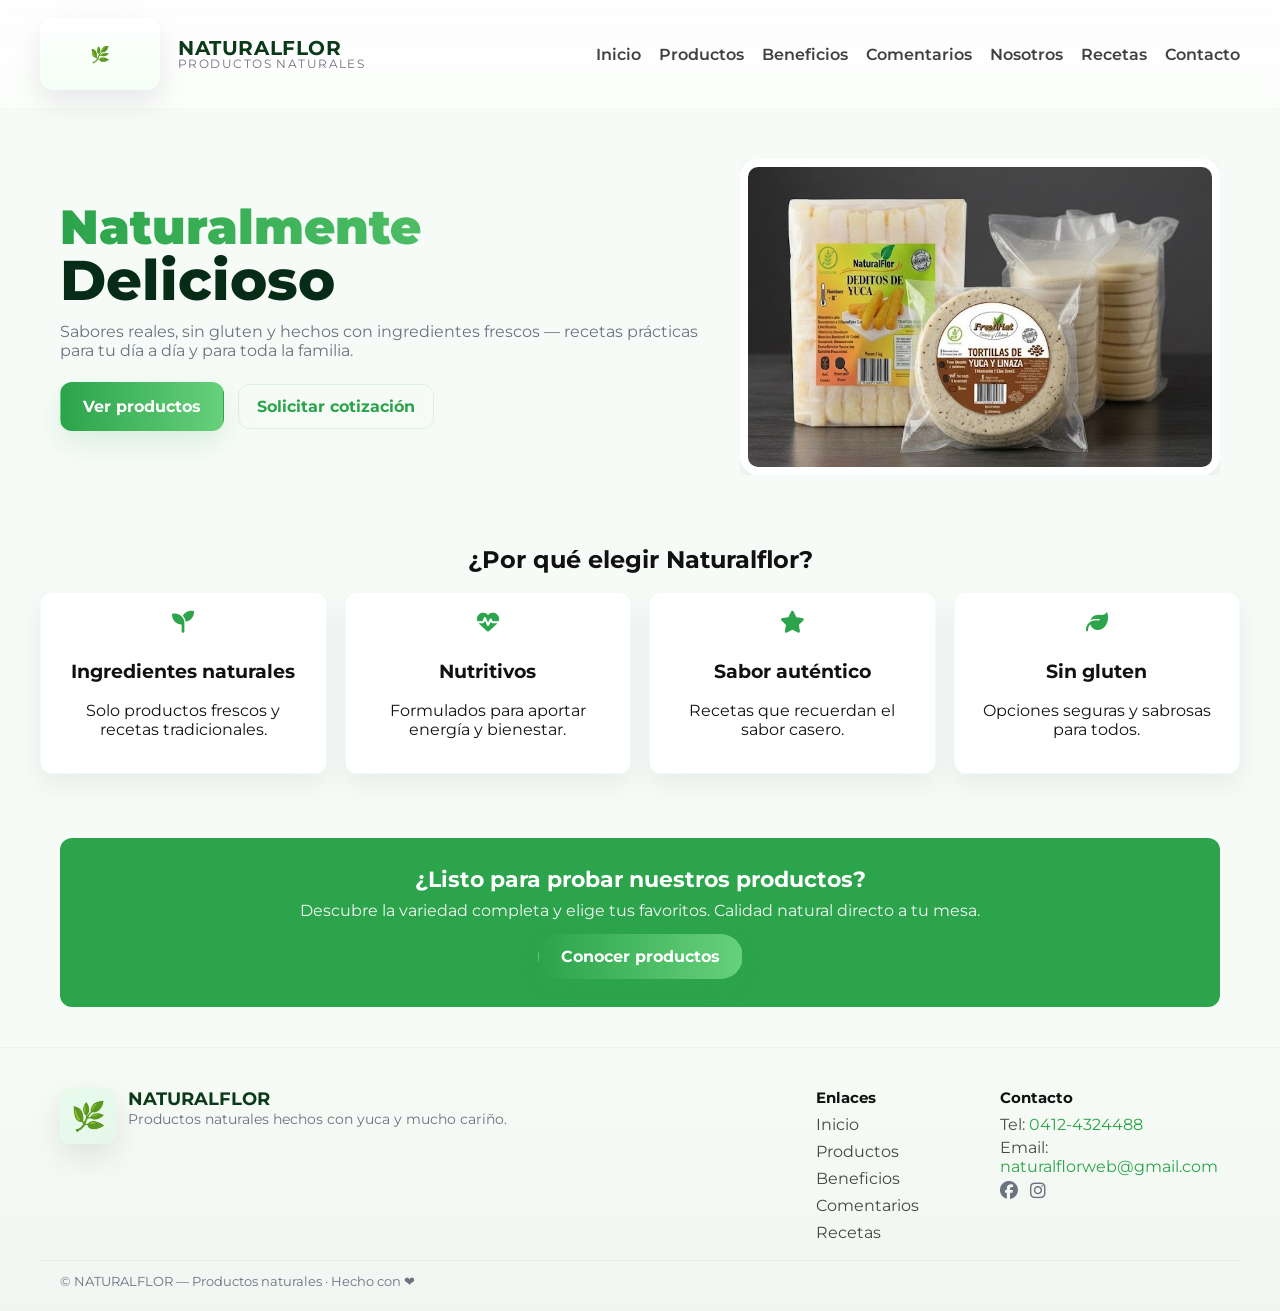
<file: index.html>
<!doctype html>
<html lang="es">
<head>
  <meta charset="utf-8" />
  <meta name="viewport" content="width=device-width, initial-scale=1" />
  <title>Naturalflor — Productos naturales</title>
  <link href="https://fonts.googleapis.com/css2?family=Montserrat:wght@400;600;700&display=swap" rel="stylesheet">
  <link rel="stylesheet" href="https://cdnjs.cloudflare.com/ajax/libs/font-awesome/6.4.0/css/all.min.css">
  <link rel="stylesheet" href="styles.css">
  <link rel="icon" href="images/favicon.svg" type="image/svg+xml">
  <meta name="google-site-verification" content="hs0sOX30W2JNNBsNZtdmqU_uBmZzhgtFj73X1Fnbxzg" />
  
  <link rel="canonical" href="https://naturalflorweb.github.io/procesadoranaturalflor/" />
</head>
  
<body>
  <header class="site-header">
    <div class="container header-inner">
      <a class="brand" href="#" aria-label="Naturalflor — Inicio">
        <span class="logo-mark" aria-hidden="true">🌿</span>
        <span class="logo-text"><strong>NATURALFLOR</strong><small>Productos naturales</small></span>
      </a>
      <button class="nav-toggle" aria-label="Abrir menú"><i class="fas fa-bars"></i></button>
      <nav class="site-nav">
        <a href="index.html">Inicio</a>
        <a href="productos.html">Productos</a>
        <a href="beneficios.html">Beneficios</a>
        <a href="comentarios.html">Comentarios</a>
        <a href="nosotros.html">Nosotros</a>
        <a href="recetas.html">Recetas</a>
        <a href="contacto.html">Contacto</a>
      </nav>
    </div>
  </header>

  <main>
    <section class="hero">
      <div class="container hero-grid">
        <div class="hero-content reveal">
          <h1 class="hero-title">
            <span class="hero-title-accent">Naturalmente</span>
            <span class="hero-title-strong">Delicioso</span>
          </h1>
          <p class="hero-sub">Sabores reales, sin gluten y hechos con ingredientes frescos — recetas prácticas para tu día a día y para toda la familia.</p>

          <div class="hero-ctas">
            <a href="productos.html" class="btn btn-primary btn-lg">Ver productos</a>
            <a href="https://wa.me/04124324488?text=Hola%2Cquiero%20una%20cotizacion%3F%20" class="btn btn-ghost" target="_blank" rel="noopener noreferrer">Solicitar cotización</a>
          </div>
        </div>

        <div class="hero-image reveal floating">
          <img src="images/imagen_central_new.jpg" alt="Imagen principal" class="hero-main-img">
        </div>
      </div>
    </section>

    <section id="beneficios" class="features container">
      <h2 class="section-title reveal">¿Por qué elegir Naturalflor?</h2>
      <div class="feature-grid">
        <article class="feature reveal">
          <i class="fa-solid fa-seedling icon"></i>
          <h3>Ingredientes naturales</h3>
          <p>Solo productos frescos y recetas tradicionales.</p>
        </article>
        <article class="feature reveal">
          <i class="fa-solid fa-heart-pulse icon"></i>
          <h3>Nutritivos</h3>
          <p>Formulados para aportar energía y bienestar.</p>
        </article>
        <article class="feature reveal">
          <i class="fa-solid fa-star icon"></i>
          <h3>Sabor auténtico</h3>
          <p>Recetas que recuerdan el sabor casero.</p>
        </article>
        <article class="feature reveal">
          <i class="fa-solid fa-leaf icon"></i>
          <h3>Sin gluten</h3>
          <p>Opciones seguras y sabrosas para todos.</p>
        </article>
      </div>
    </section>

    <section class="cta-invite">
      <div class="container">
        <div class="cta-inner reveal" style="background:var(--accent);padding:28px;border-radius:12px;color:white;margin-top:24px;text-align:center">
          <h3 style="margin:0 0 8px;font-size:22px">¿Listo para probar nuestros productos?</h3>
          <p style="margin:0 0 14px;opacity:0.95">Descubre la variedad completa y elige tus favoritos. Calidad natural directo a tu mesa.</p>
          <div class="cta-actions">
            <a class="btn btn-primary btn-cta" href="productos.html">Conocer productos</a>
          </div>
        </div>
      </div>
    </section>

    <!-- Contact section removed as requested -->
  </main>

  <footer class="site-footer">
    <div class="container footer-grid">
      <div class="footer-brand">
        <div class="logo-mark" aria-hidden="true">🌿</div>
        <div>
          <strong>NATURALFLOR</strong>
          <div class="muted">Productos naturales hechos con yuca y mucho cariño.</div>
        </div>
      </div>

      <div class="footer-nav">
        <h4>Enlaces</h4>
        <ul>
          <li><a href="index.html">Inicio</a></li>
          <li><a href="productos.html">Productos</a></li>
          <li><a href="beneficios.html">Beneficios</a></li>
          <li><a href="comentarios.html">Comentarios</a></li>
          <li><a href="recetas.html">Recetas</a></li>
        </ul>
      </div>

      <div class="footer-contact">
        <h4>Contacto</h4>
        <p>Tel: <a href="https://wa.me/04124324488">0412-4324488</a></p>
        <p>Email: <a href="mailto:naturalflorweb@gmail.com">naturalflorweb@gmail.com</a></p>
        <div class="socials">
          <a href="#" aria-label="Facebook"><i class="fab fa-facebook"></i></a>
          <a href="#" aria-label="Instagram"><i class="fab fa-instagram"></i></a>
        </div>
      </div>
    </div>
    <div class="container footer-bottom">
      <p>© NATURALFLOR — Productos naturales · Hecho con ❤</p>
    </div>
  </footer>

  <script src="script.js"></script>
</body>
</html>
</file>
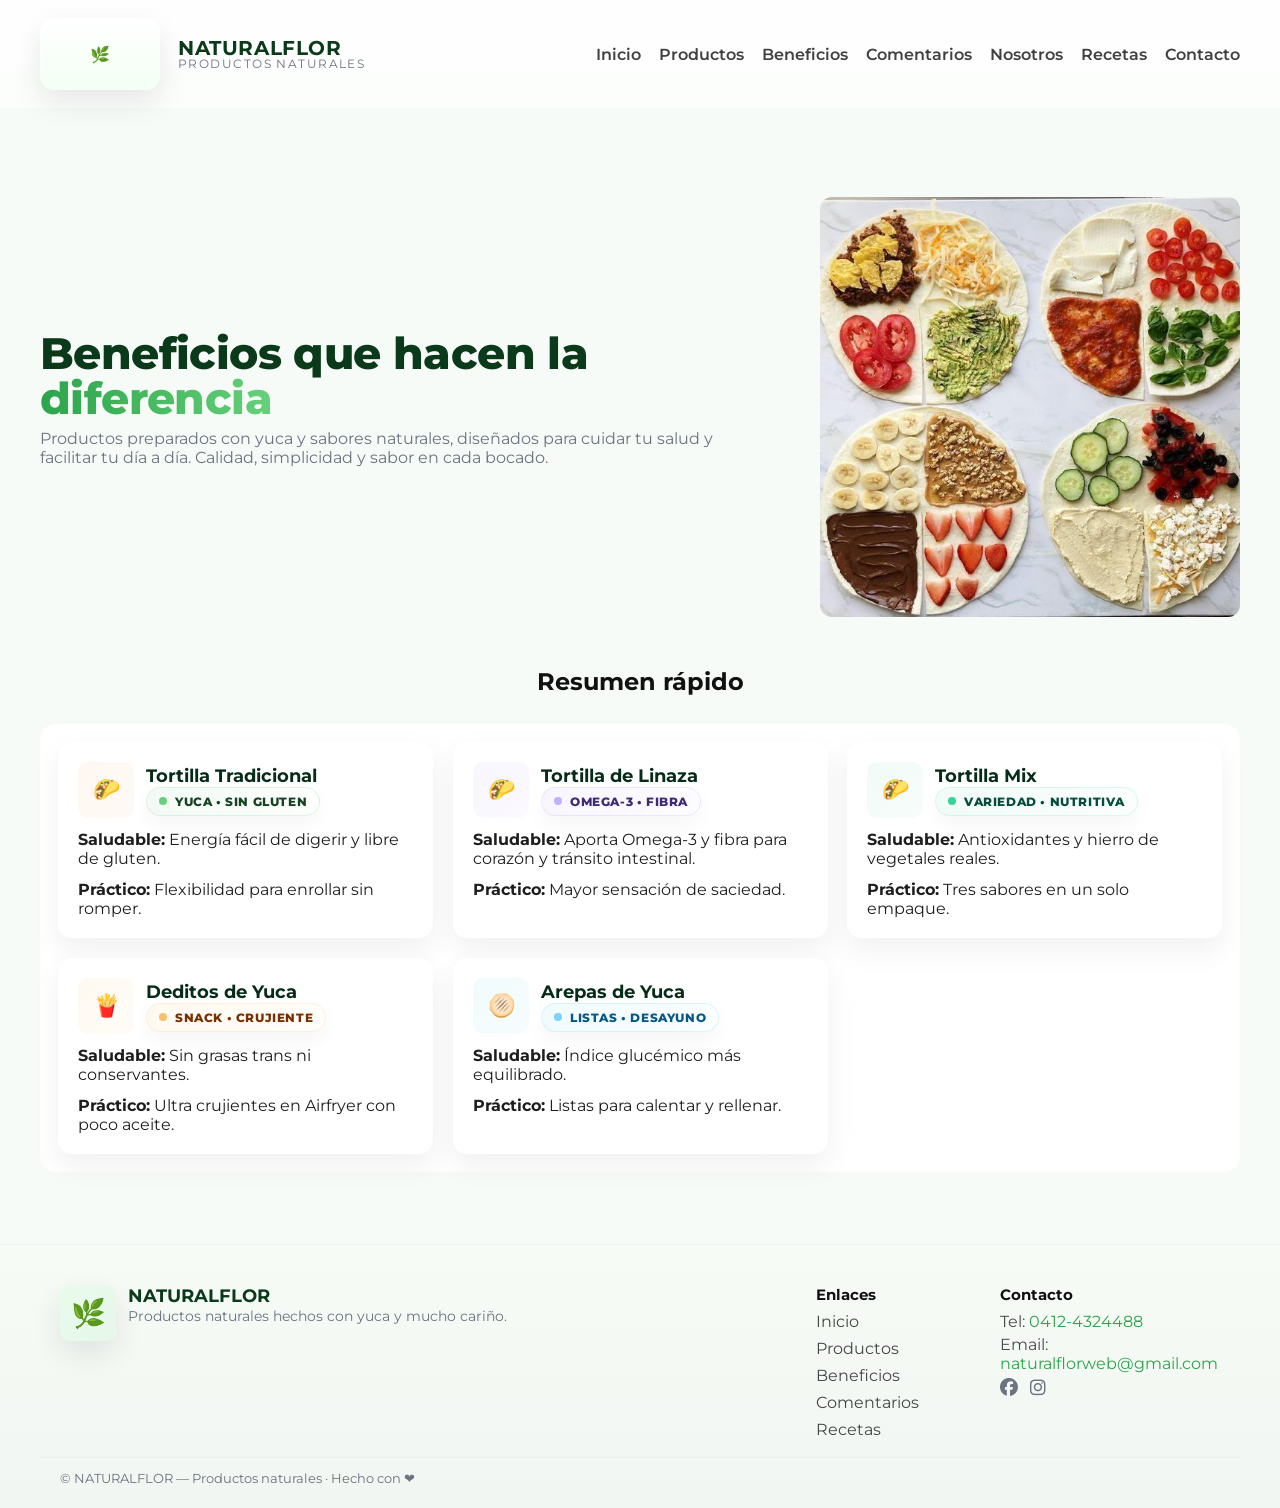
<file: beneficios.html>
<!doctype html>
<html lang="es">
<head>
  <meta charset="utf-8" />
  <meta name="viewport" content="width=device-width, initial-scale=1" />
  <title>Beneficios — Naturalflor</title>
  <link href="https://fonts.googleapis.com/css2?family=Montserrat:wght@400;600;700&display=swap" rel="stylesheet">
  <link rel="stylesheet" href="https://cdnjs.cloudflare.com/ajax/libs/font-awesome/6.4.0/css/all.min.css">
  <link rel="stylesheet" href="styles.css">
  <style>
    .product-benefit{display:grid;grid-template-columns:1fr 1fr;gap:14px;align-items:start;margin-bottom:28px}
    .product-header{display:flex;align-items:center;gap:14px;margin-bottom:12px}
    .product-header h3{margin:0;font-size:20px}
    .benefit-card{background:var(--card);padding:14px;border-radius:12px;border:1px solid rgba(34,197,94,0.06);display:flex;gap:12px;align-items:flex-start}
    .benefit-card .icon{font-size:28px}
    .benefit-card p{margin:0;color:var(--muted)}
    @media (max-width:900px){.product-benefit{grid-template-columns:1fr;gap:12px}}
  </style>
</head>
<body>
  <header class="site-header">
    <div class="container header-inner">
      <a class="brand" href="index.html" aria-label="Naturalflor — Inicio">
        <span class="logo-mark" aria-hidden="true">🌿</span>
        <span class="logo-text"><strong>NATURALFLOR</strong><small>Productos naturales</small></span>
      </a>
      <button class="nav-toggle" aria-label="Abrir menú"><i class="fas fa-bars"></i></button>
      <nav class="site-nav">
        <a href="index.html">Inicio</a>
        <a href="productos.html">Productos</a>
        <a href="beneficios.html">Beneficios</a>
        <a href="comentarios.html">Comentarios</a>
        <a href="nosotros.html">Nosotros</a>
        <a href="recetas.html">Recetas</a>
        <a href="contacto.html">Contacto</a>
      </nav>
    </div>
  </header>

  <main>
    <section class="container" style="padding:32px 0">
      <div class="benefits-hero reveal">
        <div class="hero-inner">
          <div class="hero-copy">
            <h1>Beneficios que hacen la <span class="accent">diferencia</span></h1>
            <p class="lead">Productos preparados con yuca y sabores naturales, diseñados para cuidar tu salud y facilitar tu día a día. Calidad, simplicidad y sabor en cada bocado.</p>
          </div>
          <img class="decor" src="images/nueva beneficios.jpg" alt="Imagen de beneficios" />
        </div>
      </div>

      <h2 class="section-title reveal" style="margin-top:22px">Resumen rápido</h2>
      <div class="benefits-grid-modern">
        <article class="benefit-card-modern benefit-color-1 reveal">
          <div class="meta">
            <div class="icon-wrap"><span class="emoji">🌮</span></div>
            <div style="flex:1">
              <h4>Tortilla Tradicional</h4>
              <div class="tag">Yuca • Sin gluten</div>
            </div>
          </div>
          <p><strong>Saludable:</strong> Energía fácil de digerir y libre de gluten.</p>
          <p><strong>Práctico:</strong> Flexibilidad para enrollar sin romper.</p>
          <div class="pulse" aria-hidden="true"></div>
        </article>

        <article class="benefit-card-modern benefit-color-2 reveal">
          <div class="meta">
            <div class="icon-wrap"><span class="emoji">🌮</span></div>
            <div style="flex:1">
              <h4>Tortilla de Linaza</h4>
              <div class="tag">Omega-3 • Fibra</div>
            </div>
          </div>
          <p><strong>Saludable:</strong> Aporta Omega-3 y fibra para corazón y tránsito intestinal.</p>
          <p><strong>Práctico:</strong> Mayor sensación de saciedad.</p>
          <div class="pulse" aria-hidden="true"></div>
        </article>

        <article class="benefit-card-modern benefit-color-3 reveal">
          <div class="meta">
            <div class="icon-wrap"><span class="emoji">🌮</span></div>
            <div style="flex:1">
              <h4>Tortilla Mix</h4>
              <div class="tag">Variedad • Nutritiva</div>
            </div>
          </div>
          <p><strong>Saludable:</strong> Antioxidantes y hierro de vegetales reales.</p>
          <p><strong>Práctico:</strong> Tres sabores en un solo empaque.</p>
          <div class="pulse" aria-hidden="true"></div>
        </article>

        <article class="benefit-card-modern benefit-color-4 reveal">
          <div class="meta">
            <div class="icon-wrap"><span class="emoji">🍟</span></div>
            <div style="flex:1">
              <h4>Deditos de Yuca</h4>
              <div class="tag">Snack • Crujiente</div>
            </div>
          </div>
          <p><strong>Saludable:</strong> Sin grasas trans ni conservantes.</p>
          <p><strong>Práctico:</strong> Ultra crujientes en Airfryer con poco aceite.</p>
          <div class="pulse" aria-hidden="true"></div>
        </article>

        <article class="benefit-card-modern benefit-color-5 reveal">
          <div class="meta">
            <div class="icon-wrap"><span class="emoji">🫓</span></div>
            <div style="flex:1">
              <h4>Arepas de Yuca</h4>
              <div class="tag">Listas • Desayuno</div>
            </div>
          </div>
          <p><strong>Saludable:</strong> Índice glucémico más equilibrado.</p>
          <p><strong>Práctico:</strong> Listas para calentar y rellenar.</p>
          <div class="pulse" aria-hidden="true"></div>
        </article>
      </div>

    </section>
  </main>

  <footer class="site-footer">
    <div class="container footer-grid">
      <div class="footer-brand">
        <div class="logo-mark" aria-hidden="true">🌿</div>
        <div>
          <strong>NATURALFLOR</strong>
          <div class="muted">Productos naturales hechos con yuca y mucho cariño.</div>
        </div>
      </div>

      <div class="footer-nav">
        <h4>Enlaces</h4>
        <ul>
          <li><a href="index.html">Inicio</a></li>
          <li><a href="productos.html">Productos</a></li>
          <li><a href="beneficios.html">Beneficios</a></li>
          <li><a href="comentarios.html">Comentarios</a></li>
          <li><a href="recetas.html">Recetas</a></li>
        </ul>
      </div>

      <div class="footer-contact">
        <h4>Contacto</h4>
        <p>Tel: <a href="https://wa.me/04124324488">0412-4324488</a></p>
        <p>Email: <a href="mailto:naturalflorweb@gmail.com">naturalflorweb@gmail.com</a></p>
        <div class="socials">
          <a href="#" aria-label="Facebook"><i class="fab fa-facebook"></i></a>
          <a href="#" aria-label="Instagram"><i class="fab fa-instagram"></i></a>
        </div>
      </div>
    </div>
    <div class="container footer-bottom">
      <p>© NATURALFLOR — Productos naturales · Hecho con ❤</p>
    </div>
  </footer>

  <script src="script.js"></script>
</body>
</html>
</file>
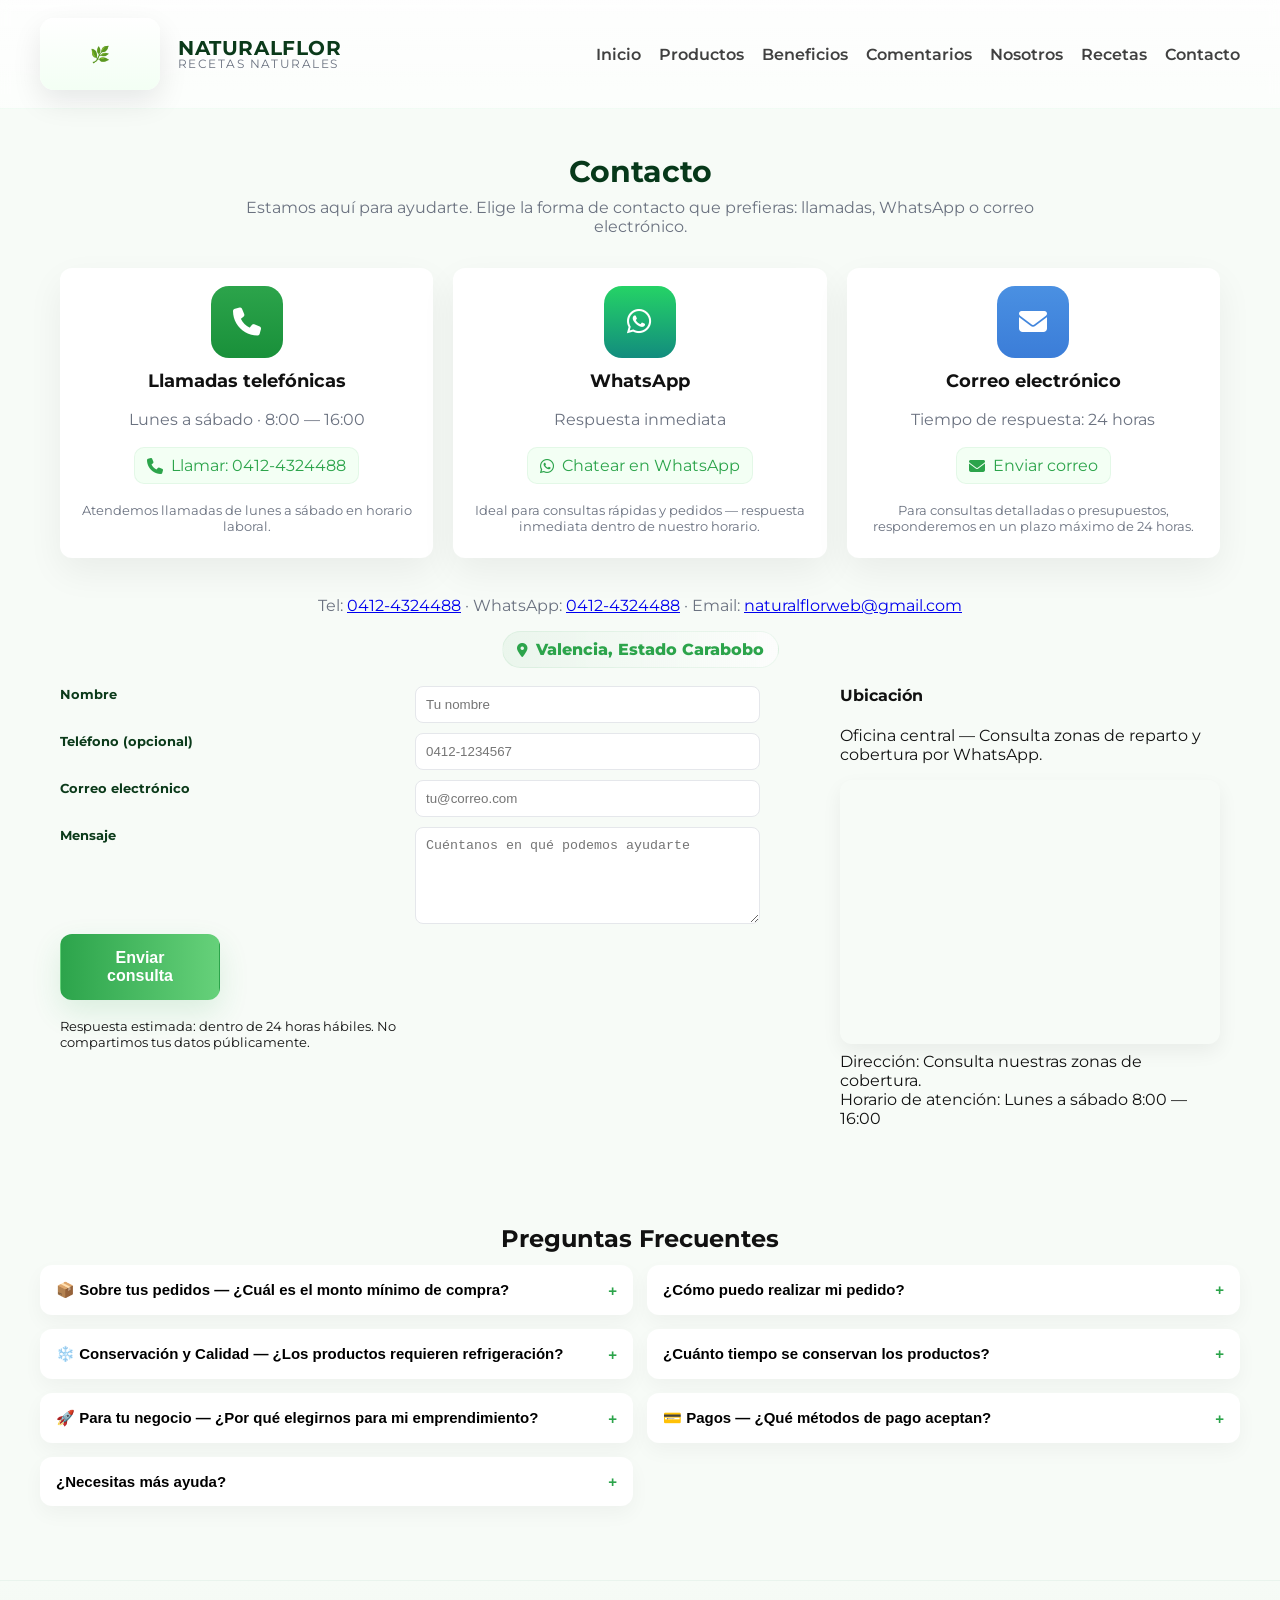
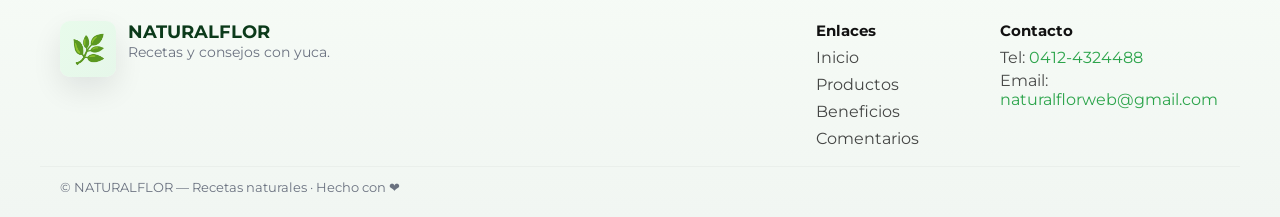
<file: contacto.html>
<!doctype html>
<html lang="es">
<head>
  <meta charset="utf-8" />
  <meta name="viewport" content="width=device-width, initial-scale=1" />
  <title>Contacto — Naturalflor</title>
  <link href="https://fonts.googleapis.com/css2?family=Montserrat:wght@400;600;700&display=swap" rel="stylesheet">
  <link rel="stylesheet" href="https://cdnjs.cloudflare.com/ajax/libs/font-awesome/6.4.0/css/all.min.css">
  <link rel="stylesheet" href="styles.css">
</head>
<body>
  <header class="site-header">
    <div class="container header-inner">
      <a class="brand" href="index.html" aria-label="Naturalflor — Inicio">
        <span class="logo-mark" aria-hidden="true">🌿</span>
        <span class="logo-text"><strong>NATURALFLOR</strong><small>Recetas naturales</small></span>
      </a>
      <button class="nav-toggle" aria-label="Abrir menú"><i class="fas fa-bars"></i></button>
      <nav class="site-nav">
        <a href="index.html">Inicio</a>
        <a href="productos.html">Productos</a>
        <a href="beneficios.html">Beneficios</a>
        <a href="comentarios.html">Comentarios</a>
        <a href="nosotros.html">Nosotros</a>
        <a href="recetas.html">Recetas</a>
        <a href="contacto.html">Contacto</a>
      </nav>
    </div>
  </header>

  <main>
    <section class="contact-hero container">
      <h1>Contacto</h1>
      <p class="lead">Estamos aquí para ayudarte. Elige la forma de contacto que prefieras: llamadas, WhatsApp o correo electrónico.</p>
    </section>

    <section class="container">
      <div class="contact-grid">
        <div class="contact-card">
          <div class="contact-icon"><i class="fas fa-phone"></i></div>
          <h4>Llamadas telefónicas</h4>
          <p class="muted">Lunes a sábado · 8:00 — 16:00</p>
          <a class="contact-link" href="tel:+584124324488"> <i class="fas fa-phone"></i> Llamar: 0412-4324488</a>
          <p class="contact-note">Atendemos llamadas de lunes a sábado en horario laboral.</p>
        </div>

        <div class="contact-card">
          <div class="contact-icon" style="background:linear-gradient(180deg,#25D366,#128C7E)"><i class="fab fa-whatsapp"></i></div>
          <h4>WhatsApp</h4>
          <p class="muted">Respuesta inmediata</p>
          <a class="contact-link" href="https://wa.me/04124324488" target="_blank" rel="noopener noreferrer"><i class="fab fa-whatsapp"></i> Chatear en WhatsApp</a>
          <p class="contact-note">Ideal para consultas rápidas y pedidos — respuesta inmediata dentro de nuestro horario.</p>
        </div>

        <div class="contact-card">
          <div class="contact-icon" style="background:linear-gradient(180deg,#4A90E2,#3B7DD8)"><i class="fas fa-envelope"></i></div>
          <h4>Correo electrónico</h4>
          <p class="muted">Tiempo de respuesta: 24 horas</p>
          <a class="contact-link" href="mailto:naturalflorweb@gmail.com"><i class="fas fa-envelope"></i> Enviar correo</a>
          <p class="contact-note">Para consultas detalladas o presupuestos, responderemos en un plazo máximo de 24 horas.</p>
        </div>
      </div>

      <div style="margin-top:18px;text-align:center;color:var(--muted)">
        <p>Tel: <a href="tel:+584124324488">0412-4324488</a> · WhatsApp: <a href="https://wa.me/04124324488">0412-4324488</a> · Email: <a href="mailto:naturalflorweb@gmail.com">naturalflorweb@gmail.com</a></p>
      </div>
      <div style="margin-top:8px;text-align:center">
        <span class="location-tag"><i class="fas fa-map-marker-alt" aria-hidden="true"></i> Valencia, Estado Carabobo</span>
      </div>
    </section>

    <section class="container contact-section" style="padding-top:18px;">
      <div class="contact-form-grid">
        <form id="contactForm" class="contact-form" aria-label="Formulario de contacto">
          <label for="name">Nombre</label>
          <input id="name" name="name" type="text" placeholder="Tu nombre" required>

          <label for="phone">Teléfono (opcional)</label>
          <input id="phone" name="phone" type="tel" placeholder="0412-1234567">

          <label for="email">Correo electrónico</label>
          <input id="email" name="email" type="email" placeholder="tu@correo.com" required>

          <label for="message">Mensaje</label>
          <textarea id="message" name="message" rows="5" placeholder="Cuéntanos en qué podemos ayudarte" required></textarea>

          <button type="submit" class="btn btn-primary btn-lg">Enviar consulta</button>
          <p class="muted" style="font-size:13px;margin-top:8px">Respuesta estimada: dentro de 24 horas hábiles. No compartimos tus datos públicamente.</p>
        </form>

        <div class="contact-info">
          <h4>Ubicación</h4>
          <p class="muted">Oficina central — Consulta zonas de reparto y cobertura por WhatsApp.</p>
          <div class="map-embed" aria-hidden="true">
            <iframe width="100%" height="260" frameborder="0" scrolling="no" src="https://www.openstreetmap.org/export/embed.html?bbox=-66.9036%2C10.4806%2C-66.8406%2C10.5236&amp;layer=mapnik" style="border:0"></iframe>
          </div>
          <p style="margin-top:8px">Dirección: Consulta nuestras zonas de cobertura. <br>Horario de atención: Lunes a sábado 8:00 — 16:00</p>
        </div>
      </div>
    </section>

    <section class="faq-section container">
      <h2 class="section-title">Preguntas Frecuentes</h2>
      <div class="faq-grid">
        <div class="faq-card">
          <button class="faq-question" aria-expanded="false">📦 Sobre tus pedidos — ¿Cuál es el monto mínimo de compra?</button>
          <div class="faq-answer" hidden>
            <p>Queremos ser el aliado perfecto para tu negocio o emprendimiento. Si deseas conocer nuestros montos mínimos o recibir una cotización personalizada, por favor, contáctanos por cualquiera de nuestros medios oficiales. ¡Estamos listos para atenderte!</p>
          </div>
        </div>

        <div class="faq-card">
          <button class="faq-question" aria-expanded="false">¿Cómo puedo realizar mi pedido?</button>
          <div class="faq-answer" hidden>
            <p>Puedes realizar tus consultas y pedidos directamente a través de nuestros canales de atención al cliente (WhatsApp, Instagram o correo electrónico). Nuestro equipo te guiará durante todo el proceso.</p>
          </div>
        </div>

        <div class="faq-card">
          <button class="faq-question" aria-expanded="false">❄️ Conservación y Calidad — ¿Los productos requieren refrigeración?</button>
          <div class="faq-answer" hidden>
            <p>¡Sí! Al ser productos 100% naturales, libres de conservantes y químicos, requieren mantenerse en refrigeración a una temperatura de 0°C o menor. Esto garantiza que recibas la frescura y calidad que nos caracteriza.</p>
          </div>
        </div>

        <div class="faq-card">
          <button class="faq-question" aria-expanded="false">¿Cuánto tiempo se conservan los productos?</button>
          <div class="faq-answer" hidden>
            <p>Al no contener conservantes artificiales, recomendamos consumir nuestros productos dentro de los plazos indicados en el empaque para disfrutar de todas sus propiedades naturales.</p>
          </div>
        </div>

        <div class="faq-card">
          <button class="faq-question" aria-expanded="false">🚀 Para tu negocio — ¿Por qué elegirnos para mi emprendimiento?</button>
          <div class="faq-answer" hidden>
            <p>Somos la mejor opción para potenciar tu negocio. Combinamos la calidad de un producto artesanal con una logística pensada para tu éxito. Si buscas aliados que impulsen el crecimiento de tu marca, ¡estás en el lugar correcto! Pregunta por nuestras zonas de cobertura y disponibilidad.</p>
          </div>
        </div>

        <div class="faq-card">
          <button class="faq-question" aria-expanded="false">💳 Pagos — ¿Qué métodos de pago aceptan?</button>
          <div class="faq-answer" hidden>
            <p>Aceptamos diversos métodos de pago para facilitar tu compra. Consulta con nuestro asesor al momento de realizar tu pedido cuáles son las opciones disponibles en tu ubicación.</p>
          </div>
        </div>

        <div class="faq-card">
          <button class="faq-question" aria-expanded="false">¿Necesitas más ayuda?</button>
          <div class="faq-answer" hidden>
            <p>Si no encontraste la respuesta que buscabas, no dudes en escribirnos. ¡Estamos aquí para ayudarte a crecer!</p>
          </div>
        </div>
      </div>
    </section>
  </main>

  <footer class="site-footer">
    <div class="container footer-grid">
      <div class="footer-brand">
        <div class="logo-mark" aria-hidden="true">🌿</div>
        <div>
          <strong>NATURALFLOR</strong>
          <div class="muted">Recetas y consejos con yuca.</div>
        </div>
      </div>

      <div class="footer-nav">
        <h4>Enlaces</h4>
        <ul>
          <li><a href="index.html">Inicio</a></li>
          <li><a href="productos.html">Productos</a></li>
          <li><a href="beneficios.html">Beneficios</a></li>
          <li><a href="comentarios.html">Comentarios</a></li>
        </ul>
      </div>

      <div class="footer-contact">
        <h4>Contacto</h4>
        <p>Tel: <a href="https://wa.me/04124324488">0412-4324488</a></p>
        <p>Email: <a href="mailto:naturalflorweb@gmail.com">naturalflorweb@gmail.com</a></p>
      </div>
    </div>
    <div class="container footer-bottom">
      <p>© NATURALFLOR — Recetas naturales · Hecho con ❤</p>
    </div>
  </footer>
</footer>

  <script>
    // Toggle simple accordion for FAQ
    (function(){
      document.querySelectorAll('.faq-question').forEach(function(btn){
        btn.addEventListener('click', function(){
          var expanded = btn.getAttribute('aria-expanded') === 'true';
          btn.setAttribute('aria-expanded', String(!expanded));
          var card = btn.closest('.faq-card');
          var ans = card.querySelector('.faq-answer');
          if (!ans) return;
          if (!expanded) {
            ans.hidden = false;
            // allow browser to compute scrollHeight
            requestAnimationFrame(function(){ ans.style.maxHeight = ans.scrollHeight + 'px'; });
            card.classList.add('open');
          } else {
            ans.style.maxHeight = '0px';
            card.classList.remove('open');
            ans.addEventListener('transitionend', function handler(){ ans.hidden = true; ans.removeEventListener('transitionend', handler); });
          }
        });
      });
    })();
  </script>

  <script>
    // Enviar formulario como mailto: (solución simple para sitio estático)
    (function(){
      var form = document.getElementById('contactForm');
      if (!form) return;
      form.addEventListener('submit', function(e){
        e.preventDefault();
        var name = document.getElementById('name').value.trim();
        var phone = document.getElementById('phone').value.trim();
        var email = document.getElementById('email').value.trim();
        var message = document.getElementById('message').value.trim();
        if (!name || !email || !message) {
          alert('Por favor completa los campos requeridos (nombre, correo y mensaje).');
          return;
        }
        var to = 'naturalflorweb@gmail.com';
        var subject = encodeURIComponent('Consulta web de ' + name);
        var body = encodeURIComponent('Nombre: ' + name + '\nTeléfono: ' + phone + '\nCorreo: ' + email + '\n\nMensaje:\n' + message);
        var mailto = 'mailto:' + to + '?subject=' + subject + '&body=' + body;
        window.location.href = mailto;
      });
    })();
  </script>
  <script src="script.js"></script>

</body>
</html>
</file>
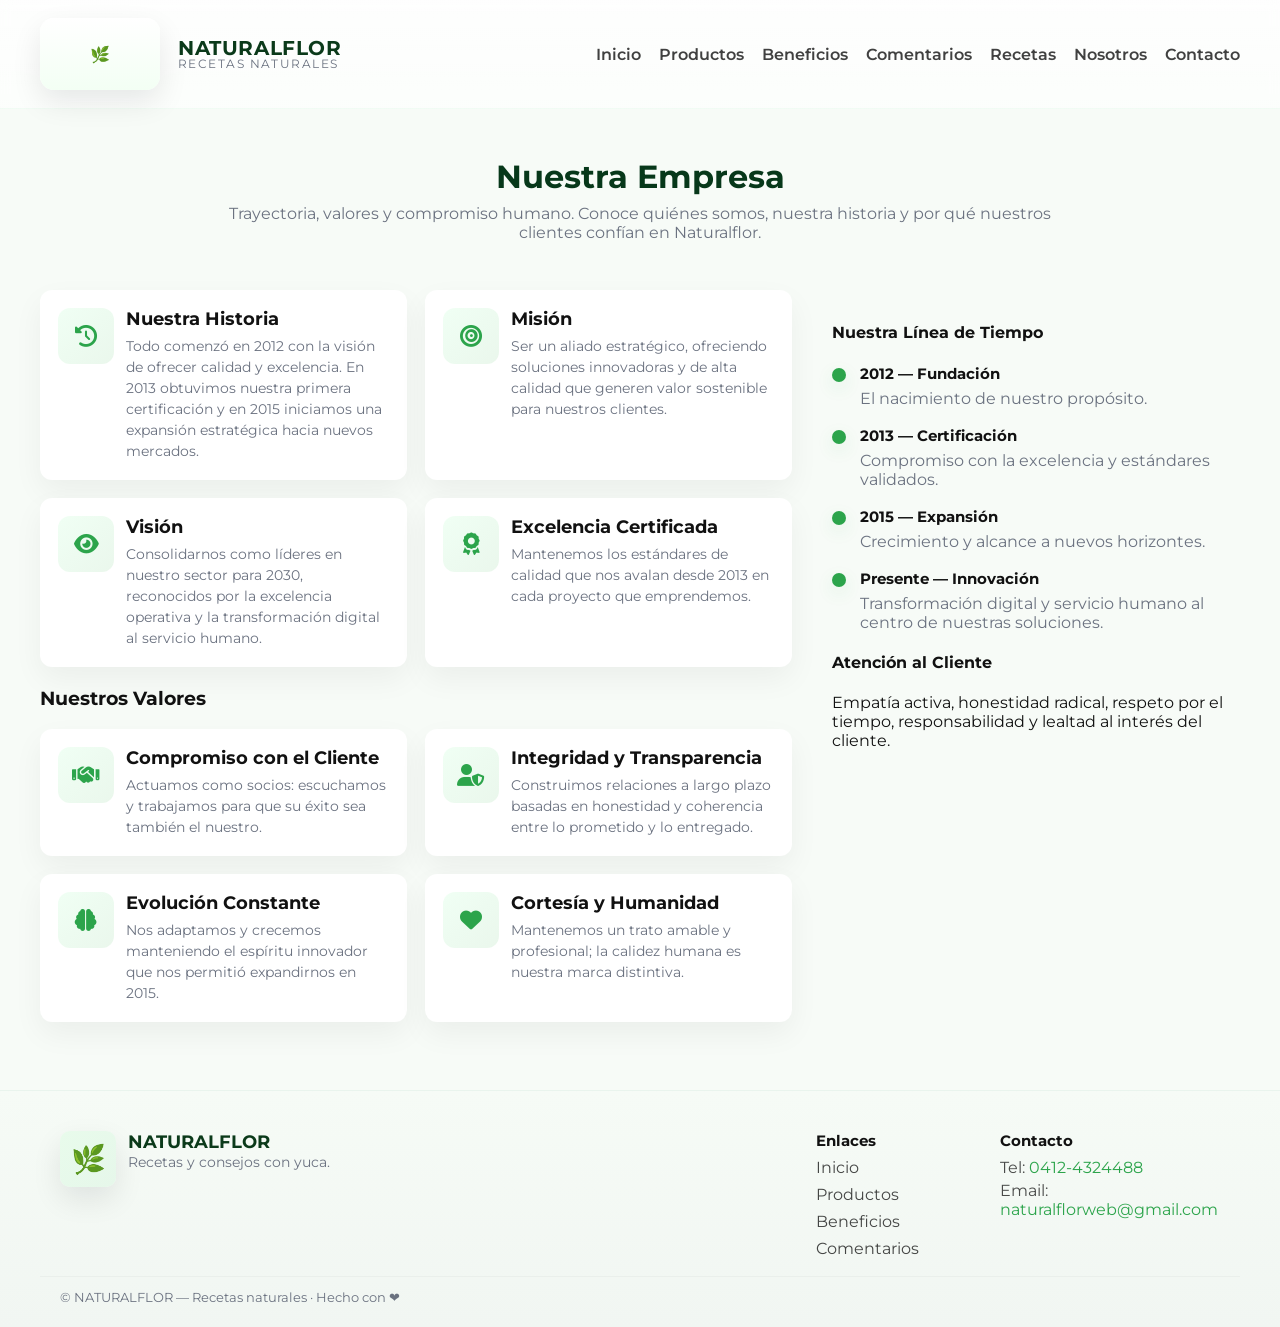
<file: nosotros.html>
<!doctype html>
<html lang="es">
<head>
  <meta charset="utf-8" />
  <meta name="viewport" content="width=device-width, initial-scale=1" />
  <title>Nosotros — Naturalflor</title>
  <link href="https://fonts.googleapis.com/css2?family=Montserrat:wght@400;600;700&display=swap" rel="stylesheet">
  <link rel="stylesheet" href="https://cdnjs.cloudflare.com/ajax/libs/font-awesome/6.4.0/css/all.min.css">
  <link rel="stylesheet" href="styles.css">
</head>
<body>
  <header class="site-header">
    <div class="container header-inner">
      <a class="brand" href="index.html" aria-label="Naturalflor — Inicio">
        <span class="logo-mark" aria-hidden="true">🌿</span>
        <span class="logo-text"><strong>NATURALFLOR</strong><small>Recetas naturales</small></span>
      </a>
      <button class="nav-toggle" aria-label="Abrir menú"><i class="fas fa-bars"></i></button>
      <nav class="site-nav">
        <a href="index.html">Inicio</a>
        <a href="productos.html">Productos</a>
        <a href="beneficios.html">Beneficios</a>
        <a href="comentarios.html">Comentarios</a>
        <a href="recetas.html">Recetas</a>
        <a href="nosotros.html">Nosotros</a>
        <a href="contacto.html">Contacto</a>
      </nav>
    </div>
  </header>

  <main>
    <section class="about-hero container">
      <h1>Nuestra Empresa</h1>
      <p class="lead">Trayectoria, valores y compromiso humano. Conoce quiénes somos, nuestra historia y por qué nuestros clientes confían en Naturalflor.</p>
    </section>

    <section class="container about-grid">
      <div>
        <div class="about-cards">
          <div class="about-card reveal-card">
            <div class="icon-wrap pop"><i class="fas fa-history"></i></div>
            <div>
              <h4>Nuestra Historia</h4>
              <p class="about-desc">Todo comenzó en 2012 con la visión de ofrecer calidad y excelencia. En 2013 obtuvimos nuestra primera certificación y en 2015 iniciamos una expansión estratégica hacia nuevos mercados.</p>
            </div>
          </div>

          <div class="about-card reveal-card">
            <div class="icon-wrap pop"><i class="fas fa-bullseye"></i></div>
            <div>
              <h4>Misión</h4>
              <p class="about-desc">Ser un aliado estratégico, ofreciendo soluciones innovadoras y de alta calidad que generen valor sostenible para nuestros clientes.</p>
            </div>
          </div>

          <div class="about-card reveal-card">
            <div class="icon-wrap pop"><i class="fas fa-eye"></i></div>
            <div>
              <h4>Visión</h4>
              <p class="about-desc">Consolidarnos como líderes en nuestro sector para 2030, reconocidos por la excelencia operativa y la transformación digital al servicio humano.</p>
            </div>
          </div>

          <div class="about-card reveal-card">
            <div class="icon-wrap pop"><i class="fas fa-award"></i></div>
            <div>
              <h4>Excelencia Certificada</h4>
              <p class="about-desc">Mantenemos los estándares de calidad que nos avalan desde 2013 en cada proyecto que emprendemos.</p>
            </div>
          </div>
        </div>

        <div style="margin-top:20px"> 
          <h3>Nuestros Valores</h3>
          <div class="about-cards" style="margin-top:12px">
            <div class="about-card reveal-card">
              <div class="icon-wrap pop"><i class="fas fa-handshake"></i></div>
              <div>
                <h4>Compromiso con el Cliente</h4>
                <p class="about-desc">Actuamos como socios: escuchamos y trabajamos para que su éxito sea también el nuestro.</p>
              </div>
            </div>

            <div class="about-card reveal-card">
              <div class="icon-wrap pop"><i class="fas fa-user-shield"></i></div>
              <div>
                <h4>Integridad y Transparencia</h4>
                <p class="about-desc">Construimos relaciones a largo plazo basadas en honestidad y coherencia entre lo prometido y lo entregado.</p>
              </div>
            </div>

            <div class="about-card reveal-card">
              <div class="icon-wrap pop"><i class="fas fa-brain"></i></div>
              <div>
                <h4>Evolución Constante</h4>
                <p class="about-desc">Nos adaptamos y crecemos manteniendo el espíritu innovador que nos permitió expandirnos en 2015.</p>
              </div>
            </div>

            <div class="about-card reveal-card">
              <div class="icon-wrap pop"><i class="fas fa-heart"></i></div>
              <div>
                <h4>Cortesía y Humanidad</h4>
                <p class="about-desc">Mantenemos un trato amable y profesional; la calidez humana es nuestra marca distintiva.</p>
              </div>
            </div>
          </div>
        </div>
      </div>

      <aside>
        <div class="timeline">
          <h4>Nuestra Línea de Tiempo</h4>
          <div class="timeline-item">
            <div class="timeline-marker"></div>
            <div class="timeline-content">
              <h5>2012 — Fundación</h5>
              <p>El nacimiento de nuestro propósito.</p>
            </div>
          </div>

          <div class="timeline-item">
            <div class="timeline-marker"></div>
            <div class="timeline-content">
              <h5>2013 — Certificación</h5>
              <p>Compromiso con la excelencia y estándares validados.</p>
            </div>
          </div>

          <div class="timeline-item">
            <div class="timeline-marker"></div>
            <div class="timeline-content">
              <h5>2015 — Expansión</h5>
              <p>Crecimiento y alcance a nuevos horizontes.</p>
            </div>
          </div>

          <div class="timeline-item">
            <div class="timeline-marker"></div>
            <div class="timeline-content">
              <h5>Presente — Innovación</h5>
              <p>Transformación digital y servicio humano al centro de nuestras soluciones.</p>
            </div>
          </div>

          <div style="margin-top:18px">
            <h4>Atención al Cliente</h4>
            <p class="muted">Empatía activa, honestidad radical, respeto por el tiempo, responsabilidad y lealtad al interés del cliente.</p>
          </div>
        </div>
      </aside>
    </section>
  </main>

  <footer class="site-footer">
    <div class="container footer-grid">
      <div class="footer-brand">
        <div class="logo-mark" aria-hidden="true">🌿</div>
        <div>
          <strong>NATURALFLOR</strong>
          <div class="muted">Recetas y consejos con yuca.</div>
        </div>
      </div>

      <div class="footer-nav">
        <h4>Enlaces</h4>
        <ul>
          <li><a href="index.html">Inicio</a></li>
          <li><a href="productos.html">Productos</a></li>
          <li><a href="beneficios.html">Beneficios</a></li>
          <li><a href="comentarios.html">Comentarios</a></li>
        </ul>
      </div>

      <div class="footer-contact">
        <h4>Contacto</h4>
        <p>Tel: <a href="https://wa.me/04124324488">0412-4324488</a></p>
        <p>Email: <a href="mailto:naturalflorweb@gmail.com">naturalflorweb@gmail.com</a></p>
      </div>
    </div>
    <div class="container footer-bottom">
      <p>© NATURALFLOR — Recetas naturales · Hecho con ❤</p>
    </div>
  </footer>

  <script>
    // Animación simple de entrada para las tarjetas
    document.addEventListener('DOMContentLoaded', function(){
      var els = document.querySelectorAll('.reveal-card');
      els.forEach(function(el,i){
        setTimeout(function(){ el.classList.add('visible'); }, 120*i);
      });
      document.querySelectorAll('.icon-wrap').forEach(function(ic,i){
        setTimeout(function(){ ic.classList.add('pop'); }, 160*i+200);
      });
    });
    // Truncado y 'Leer más' en móviles para descripciones largas (solo un botón visible a la vez)
    document.addEventListener('DOMContentLoaded', function(){
      if (!window.matchMedia) return;
      if (!window.matchMedia('(max-width:700px)').matches) return;
      var descs = document.querySelectorAll('.about-desc');
      descs.forEach(function(p){ p.classList.add('clamp'); });
      requestAnimationFrame(function(){
        descs.forEach(function(p){
          if (p.scrollHeight > p.clientHeight + 6) {
            var more = document.createElement('button');
            var less = document.createElement('button');
            more.className = 'about-more'; more.type = 'button'; more.textContent = 'Leer más';
            less.className = 'about-less'; less.type = 'button'; less.textContent = 'Leer menos'; less.style.display = 'none';

            more.addEventListener('click', function(){
              p.classList.remove('clamp');
              more.style.display = 'none';
              less.style.display = 'inline-block';
            });
            less.addEventListener('click', function(){
              p.classList.add('clamp');
              less.style.display = 'none';
              more.style.display = 'inline-block';
            });

            var container = p.parentNode;
            container.appendChild(more);
            container.appendChild(less);
          }
        });
      });
    });
  </script>
  <script src="script.js"></script>
</body>
</html>
</file>
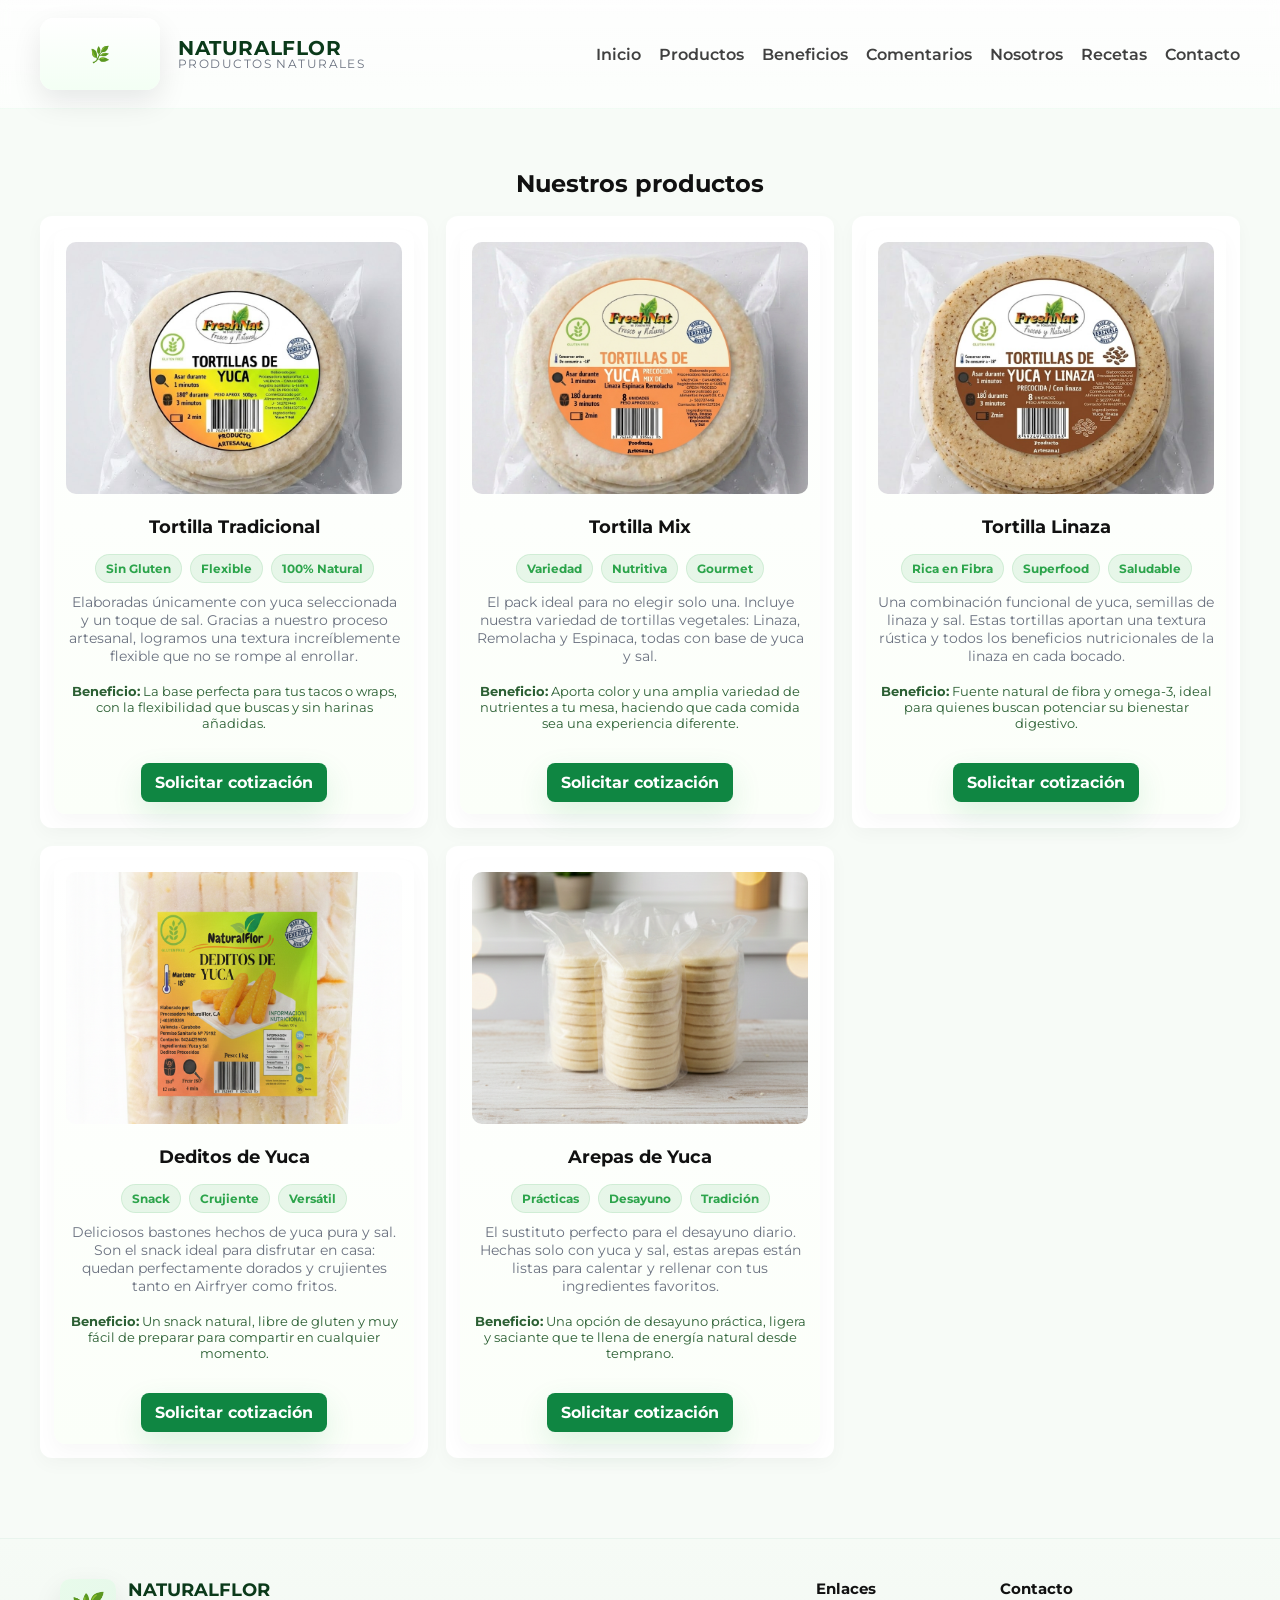
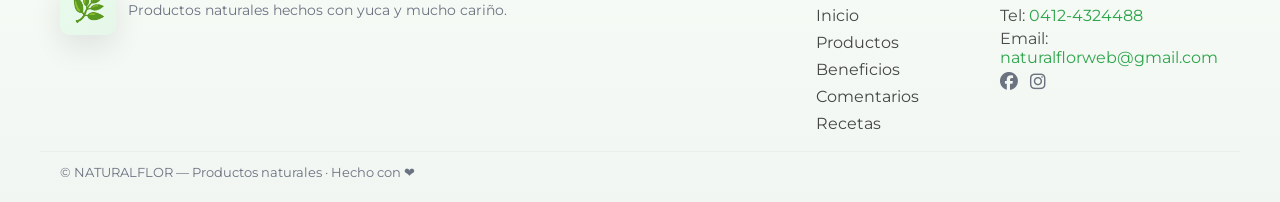
<file: productos.html>
<!doctype html>
<html lang="es">
<head>
  <meta charset="utf-8" />
  <meta name="viewport" content="width=device-width, initial-scale=1" />
  <title>Productos — Naturalflor</title>
  <link href="https://fonts.googleapis.com/css2?family=Montserrat:wght@400;600;700&display=swap" rel="stylesheet">
  <link rel="stylesheet" href="https://cdnjs.cloudflare.com/ajax/libs/font-awesome/6.4.0/css/all.min.css">
  <link rel="stylesheet" href="styles.css">
</head>
<body>
  <header class="site-header">
    <div class="container header-inner">
      <a class="brand" href="index.html" aria-label="Naturalflor — Inicio">
        <span class="logo-mark" aria-hidden="true">🌿</span>
        <span class="logo-text"><strong>NATURALFLOR</strong><small>Productos naturales</small></span>
      </a>
      <button class="nav-toggle" aria-label="Abrir menú"><i class="fas fa-bars"></i></button>
      <nav class="site-nav">
        <a href="index.html">Inicio</a>
        <a href="productos.html">Productos</a>
        <a href="beneficios.html">Beneficios</a>
        <a href="comentarios.html">Comentarios</a>
        <a href="nosotros.html">Nosotros</a>
        <a href="recetas.html">Recetas</a>
        <a href="contacto.html">Contacto</a>
      </nav>
    </div>
  </header>

  <main>
    <section class="products container">
      <h2 class="section-title reveal">Nuestros productos</h2>
      <div class="product-grid">
        <!--
          Todas las tarjetas usan temporalmente la imagen `tortilla_tradicional.jpg`.
          Archivo: images/tortilla_tradicional.jpg
          Para cambiar la imagen de un producto, reemplaza el atributo `src` por el
          nombre del archivo real del producto (por ejemplo: images/arepas_new.png, images/deditos_new.png).
        -->
        <article class="product reveal">
          <div class="product-card">
            <!-- USANDO: images/tortilla_tradicional.jpg (reemplazar por imagen real si se desea) -->
            <img src="images/tortilla_tradicional.jpg" alt="Tortilla tradicional">
            <h4>Tortilla Tradicional</h4>
            <div class="tags">
              <span class="tag">Sin Gluten</span>
              <span class="tag">Flexible</span>
              <span class="tag">100% Natural</span>
            </div>
            <p class="desc">Elaboradas únicamente con yuca seleccionada y un toque de sal. Gracias a nuestro proceso artesanal, logramos una textura increíblemente flexible que no se rompe al enrollar.</p>
            <p class="benefit"><strong>Beneficio:</strong> La base perfecta para tus tacos o wraps, con la flexibilidad que buscas y sin harinas añadidas.</p>
            <div class="product-actions">
              <a class="btn btn-primary btn-quote" href="https://wa.me/04124324488?text=Hola%2Cquiero%20una%20cotizacion%3F%20" target="_blank" rel="noopener noreferrer" data-name="Tortilla Tradicional">Solicitar cotización</a>
            </div>
          </div>
        </article>
        <article class="product reveal">
          <div class="product-card">
            <!-- Imagen actualizada: images/tortilla_mix_new.png -->
            <img src="images/tortilla_mix_new.png" alt="Tortilla mix">
            <h4>Tortilla Mix</h4>
            <div class="tags">
              <span class="tag">Variedad</span>
              <span class="tag">Nutritiva</span>
              <span class="tag">Gourmet</span>
            </div>
            <p class="desc">El pack ideal para no elegir solo una. Incluye nuestra variedad de tortillas vegetales: Linaza, Remolacha y Espinaca, todas con base de yuca y sal.</p>
            <p class="benefit"><strong>Beneficio:</strong> Aporta color y una amplia variedad de nutrientes a tu mesa, haciendo que cada comida sea una experiencia diferente.</p>
            <div class="product-actions">
              <a class="btn btn-primary btn-quote" href="https://wa.me/04124324488?text=Hola%2Cquiero%20una%20cotizacion%3F%20" target="_blank" rel="noopener noreferrer" data-name="Tortilla Mix">Solicitar cotización</a>
            </div>
          </div>
        </article>
        <article class="product reveal placeholder">
          <div class="product-card">
            <!-- Imagen actualizada: images/tortilla_linaza_new.png -->
            <img src="images/tortilla_linaza_new.png" alt="Tortilla linaza">
            <h4>Tortilla Linaza</h4>
            <div class="tags">
              <span class="tag">Rica en Fibra</span>
              <span class="tag">Superfood</span>
              <span class="tag">Saludable</span>
            </div>
            <p class="desc">Una combinación funcional de yuca, semillas de linaza y sal. Estas tortillas aportan una textura rústica y todos los beneficios nutricionales de la linaza en cada bocado.</p>
            <p class="benefit"><strong>Beneficio:</strong> Fuente natural de fibra y omega-3, ideal para quienes buscan potenciar su bienestar digestivo.</p>
            <div class="product-actions">
              <a class="btn btn-primary btn-quote" href="https://wa.me/04124324488?text=Hola%2Cquiero%20una%20cotizacion%3F%20" target="_blank" rel="noopener noreferrer" data-name="Tortilla Linaza">Solicitar cotización</a>
            </div>
          </div>
        </article>
        <article class="product reveal">
          <div class="product-card">
            <!-- Imagen actualizada: images/deditos_new.png -->
            <img src="images/deditos_new.png" alt="Deditos de Yuca">
            <h4>Deditos de Yuca</h4>
            <div class="tags">
              <span class="tag">Snack</span>
              <span class="tag">Crujiente</span>
              <span class="tag">Versátil</span>
            </div>
            <p class="desc">Deliciosos bastones hechos de yuca pura y sal. Son el snack ideal para disfrutar en casa: quedan perfectamente dorados y crujientes tanto en Airfryer como fritos.</p>
            <p class="benefit"><strong>Beneficio:</strong> Un snack natural, libre de gluten y muy fácil de preparar para compartir en cualquier momento.</p>
            <div class="product-actions">
              <a class="btn btn-primary btn-quote" href="https://wa.me/04124324488?text=Hola%2Cquiero%20una%20cotizacion%3F%20" target="_blank" rel="noopener noreferrer" data-name="Deditos de Yuca">Solicitar cotización</a>
            </div>
          </div>
        </article>

        <article class="product reveal">
          <div class="product-card">
            <!-- Imagen actualizada: images/arepas_new.png -->
            <img src="images/arepas_new.png" alt="Arepas de Yuca">
            <h4>Arepas de Yuca</h4>
            <div class="tags">
              <span class="tag">Prácticas</span>
              <span class="tag">Desayuno</span>
              <span class="tag">Tradición</span>
            </div>
            <p class="desc">El sustituto perfecto para el desayuno diario. Hechas solo con yuca y sal, estas arepas están listas para calentar y rellenar con tus ingredientes favoritos.</p>
            <p class="benefit"><strong>Beneficio:</strong> Una opción de desayuno práctica, ligera y saciante que te llena de energía natural desde temprano.</p>
            <div class="product-actions">
              <a class="btn btn-primary btn-quote" href="https://wa.me/04124324488?text=Hola%2Cquiero%20una%20cotizacion%3F%20" target="_blank" rel="noopener noreferrer" data-name="Arepas de Yuca">Solicitar cotización</a>
            </div>
          </div>
        </article>
      </div>
    </section>

    <!-- Contact section removed as requested -->
  </main>

  <footer class="site-footer">
    <div class="container footer-grid">
      <div class="footer-brand">
        <div class="logo-mark" aria-hidden="true">🌿</div>
        <div>
          <strong>NATURALFLOR</strong>
          <div class="muted">Productos naturales hechos con yuca y mucho cariño.</div>
        </div>
      </div>

      <div class="footer-nav">
        <h4>Enlaces</h4>
        <ul>
          <li><a href="index.html">Inicio</a></li>
          <li><a href="productos.html">Productos</a></li>
          <li><a href="beneficios.html">Beneficios</a></li>
          <li><a href="comentarios.html">Comentarios</a></li>
          <li><a href="recetas.html">Recetas</a></li>
        </ul>
      </div>

      <div class="footer-contact">
        <h4>Contacto</h4>
        <p>Tel: <a href="https://wa.me/04124324488">0412-4324488</a></p>
        <p>Email: <a href="mailto:naturalflorweb@gmail.com">naturalflorweb@gmail.com</a></p>
        <div class="socials">
          <a href="#" aria-label="Facebook"><i class="fab fa-facebook"></i></a>
          <a href="#" aria-label="Instagram"><i class="fab fa-instagram"></i></a>
        </div>
      </div>
    </div>
    <div class="container footer-bottom">
      <p>© NATURALFLOR — Productos naturales · Hecho con ❤</p>
    </div>
  </footer>

  <script src="script.js"></script>
</body>
</html>
</file>
<file: styles.css>
:root{
  --bg:#f7fbf7;
  --card:#ffffff;
  --accent:#2ca44b;
  --muted:#6b7280;
  --radius:12px;
  --container:1200px;
  font-family: 'Montserrat',system-ui,Segoe UI,Roboto,Helvetica,Arial;
}
/* Rediseño móvil para el encabezado de beneficios: moderno y centrado */
@media (max-width:700px){
  .benefits-hero{padding:18px 12px}
  .benefits-hero .hero-inner{flex-direction:column-reverse;align-items:center;text-align:center;gap:14px;padding:18px;border-radius:16px;background:linear-gradient(180deg,#ffffff,#fbfff9);box-shadow:0 18px 40px rgba(2,6,23,0.06)}
  .benefits-hero .hero-copy{padding:6px}
  .benefits-hero h1{font-size:20px;line-height:1.06;margin:0 0 6px}
  .benefits-hero p.lead{font-size:15px;color:var(--muted);max-width:540px;margin:0 auto}
  .benefits-hero .decor{width:92%;max-width:420px;border-radius:12px;box-shadow:0 12px 30px rgba(2,6,23,0.06);margin:0 auto;max-height:340px}
  /* sutil animación al entrar */
  .benefits-hero .hero-inner{animation:heroFadeUp .9s cubic-bezier(.2,.9,.2,1) both}
}
*{box-sizing:border-box}
html,body{height:100%;margin:0;background:var(--bg);color:#111}
.container{max-width:var(--container);margin:0 auto;padding:0 20px}

/* Header */
.site-header{background:linear-gradient(180deg, rgba(255,255,255,0.8), rgba(255,255,255,0.6));backdrop-filter:blur(6px);position:sticky;top:0;z-index:40;border-bottom:1px solid rgba(34,197,94,0.06)}
.header-inner{display:flex;align-items:center;justify-content:space-between;padding:18px 0}

/* Brand logo (HTML) */
.brand{display:flex;align-items:center;gap:12px;text-decoration:none}
.brand:focus{outline:2px solid rgba(44,164,75,0.18);border-radius:8px}

.logo-mark{width:120px;height:72px;border-radius:14px;display:inline-flex;align-items:center;justify-content:center;background:linear-gradient(180deg,#ffffff,#f3fff4);box-shadow:0 12px 30px rgba(2,6,23,0.09);padding:6px}
.logo-mark svg{width:64px;height:56px;display:block}
.logo-text{line-height:1;margin-left:6px}
.logo-text strong{display:block;font-size:20px;color:#0b3a1a;letter-spacing:0.6px}
.logo-text small{display:block;font-size:12px;color:var(--muted);letter-spacing:0.12em;text-transform:uppercase}

@media (max-width:1000px){
  .logo-mark{width:96px;height:58px}
  .logo-mark svg{width:52px;height:44px}
  .logo-text strong{font-size:18px}
}

@media (max-width:600px){
  .logo-mark{width:72px;height:44px}
  .logo-mark svg{width:40px;height:32px}
  .logo-text strong{font-size:15px}
  .logo-text small{font-size:10px}
}

/* Mejoras específicas para la página Nosotros en móvil */
@media (max-width:700px){
  .about-hero{padding:18px 12px}
  .about-hero h1{font-size:20px;margin-bottom:6px}
  .about-hero .lead{font-size:14px;color:var(--muted)}

  .about-grid{display:block;padding:12px}
  .about-cards{display:grid;grid-template-columns:1fr;gap:12px}
  .about-card{display:flex;gap:12px;align-items:flex-start;padding:14px;border-radius:14px;background:linear-gradient(180deg,#ffffff,#fbfff9);box-shadow:0 12px 30px rgba(2,6,23,0.06)}
  .about-card .icon-wrap{flex:0 0 64px;width:64px;height:64px;border-radius:12px;display:inline-flex;align-items:center;justify-content:center;font-size:26px;background:linear-gradient(135deg,#e8fbeb,#e6f7ea);box-shadow:0 10px 24px rgba(2,6,23,0.04)}
  .about-card h4{margin:0;font-size:16px}
  .about-card p{margin:6px 0 0;color:var(--muted);font-size:14px}

  aside .timeline{margin-top:18px;padding:12px;background:linear-gradient(180deg,#fff,#fbfff9);border-radius:12px;box-shadow:0 12px 30px rgba(2,6,23,0.04)}
  .timeline-item{display:flex;gap:12px;align-items:flex-start;padding:10px 0;border-bottom:1px dashed rgba(2,6,23,0.04)}
  .timeline-item:last-child{border-bottom:0}
  .timeline-marker{width:12px;height:12px;border-radius:999px;background:var(--accent);margin-top:6px;flex:0 0 12px}
  .timeline-content h5{margin:0;font-size:15px}
  .timeline-content p{margin:6px 0 0;color:var(--muted);font-size:13px}

  /* Ajuste final para que el aside se muestre debajo del contenido principal y se vea coherente */
  .about-grid > div{margin-bottom:18px}
  aside{margin-top:12px}
}

/* Truncado y botón 'Leer más' para nosotros móvil */
.about-desc{font-size:14px;color:var(--muted);line-height:1.5}
.about-desc.clamp{display:-webkit-box;-webkit-line-clamp:3;-webkit-box-orient:vertical;overflow:hidden}
.about-more{margin-top:10px;background:transparent;border:0;color:var(--accent);font-weight:800;cursor:pointer;padding:8px 0}
.about-desc.expanded{overflow:visible}
.hero-cta .btn{box-shadow:0 14px 40px rgba(44,164,75,0.12)}

/* micro-interaction: tocar tarjeta escala */
.about-card{transition:transform .18s ease,box-shadow .18s ease}
.about-card:active{transform:translateY(2px) scale(.998)}

/* mejorar legibilidad del timeline en móvil (sutil) */
.timeline{background:linear-gradient(180deg,#fbfff9,#ffffff);padding:12px;border-radius:12px}

/* ocultar el botón 'leer menos' por defecto si no se setea inline */
.about-less{display:none;margin-top:10px;background:transparent;border:0;color:var(--accent);font-weight:800;cursor:pointer;padding:8px 0}

/* override old image logo rule (if present) */
.logo{display:none}
.site-nav{display:flex;gap:18px;align-items:center}
.site-nav a{color:rgba(0,0,0,0.75);text-decoration:none;font-weight:600}
.nav-toggle{display:none;background:transparent;border:0;font-size:20px}

/* Hero */
.hero{padding:50px 0}
.hero-grid{display:grid;grid-template-columns:1fr 480px;gap:30px;align-items:center}
.hero-content h1{font-size:48px;margin:0 0 12px;line-height:1.02}
.hero-title{margin:0 0 10px;line-height:1}
.hero-title-accent{display:block;font-weight:900;font-size:clamp(28px,5.4vw,48px);background:linear-gradient(90deg,var(--accent),#66d17a);-webkit-background-clip:text;background-clip:text;color:transparent}
.hero-title-strong{display:block;font-size:clamp(32px,6.2vw,56px);color:#062c18;font-weight:800}
.hero-sub{color:var(--muted);max-width:640px;margin:8px 0 0;font-size:16px}
.hero-ctas{margin-top:22px;display:flex;gap:14px;align-items:center}
.btn{display:inline-flex;align-items:center;gap:10px;padding:10px 16px;border-radius:999px;border:1px solid transparent;cursor:pointer;font-weight:700;text-decoration:none}
.btn-primary{background:linear-gradient(90deg,var(--accent),#66d17a);color:#fff;box-shadow:0 12px 30px rgba(44,164,75,0.14);transition:transform .18s ease,box-shadow .18s ease}
.btn-primary:hover{transform:translateY(-4px);box-shadow:0 22px 44px rgba(44,164,75,0.18)}
.btn-lg{padding:14px 22px;font-size:16px;border-radius:12px}
.btn-ghost{background:transparent;color:var(--accent);border:1px solid rgba(44,164,75,0.12);padding:12px 18px;border-radius:12px;backdrop-filter:blur(4px)}
.btn-ghost:hover{background:rgba(44,164,75,0.04)}

.hero-image img{width:100%;height:auto;object-fit:contain;object-position:center;border-radius:18px;box-shadow:0 10px 30px rgba(2,6,23,0.08);display:block;background:#fff;padding:8px;max-height:560px}
.hero-main-img{
  max-width:520px;
  width:auto;
  height:auto;
  display:block;
  margin:0 auto;
  transform:none;
  transform-origin:center center;
}

/* Remove soft fade overlay on hero image; use responsive sizing below */
.hero-image{position:relative;overflow:hidden}
.hero-image::after{display:none}

@media (max-width:900px){
  .hero-main-img{max-width:360px;width:auto;margin:10px auto 0;display:block}
}

@media (max-width:480px){
  .hero-main-img{max-width:320px;width:auto;margin:8px auto 0}
}
/* Asegurar separación para que el recorte no oculte el siguiente bloque */
.hero{padding-bottom:10px}
.floating{animation:float 6s ease-in-out infinite, hero-pulse 10s ease-in-out infinite}

@keyframes float{0%{transform:translateY(0)}50%{transform:translateY(-8px)}100%{transform:translateY(0)}}

@keyframes hero-pulse{0%{transform:translateY(0) scale(1);filter:drop-shadow(0 8px 20px rgba(2,6,23,0.06))}50%{transform:translateY(-6px) scale(1.02);filter:drop-shadow(0 18px 40px rgba(2,6,23,0.09))}100%{transform:translateY(0) scale(1);filter:drop-shadow(0 8px 20px rgba(2,6,23,0.06))}}

/* Mobile: incrementar visibilidad de la animación central */
@media (max-width: 600px){
  .floating{animation:float 4s ease-in-out infinite, hero-pulse-mobile 6s ease-in-out infinite}
  .hero-main-img{max-width:420px;width:auto;margin:6px auto 0}
}

@keyframes hero-pulse-mobile{0%{transform:translateY(0) scale(1);filter:drop-shadow(0 6px 16px rgba(2,6,23,0.06))}50%{transform:translateY(-12px) scale(1.04);filter:drop-shadow(0 26px 56px rgba(2,6,23,0.12))}100%{transform:translateY(0) scale(1);filter:drop-shadow(0 6px 16px rgba(2,6,23,0.06))}}

/* Features */
.features{padding:40px 0}
.section-title{text-align:center;margin-bottom:18px}
.feature-grid{display:grid;grid-template-columns:repeat(4,1fr);gap:18px}
.feature{background:var(--card);padding:18px;border-radius:12px;text-align:center;border:1px solid rgba(34,197,94,0.06)}
.icon{font-size:22px;color:var(--accent);margin-bottom:8px}

/* Products */
.products{padding:40px 0}
.product-grid{display:grid;grid-template-columns:repeat(3,1fr);gap:18px}
.product{background:var(--card);padding:14px;border-radius:12px;box-shadow:0 6px 18px rgba(3,7,18,0.03)}
.product img{width:100%;aspect-ratio:4/3;object-fit:cover;border-radius:8px;display:block}
.price{color:var(--accent);font-weight:700;margin:6px 0}
.product-actions{display:flex;gap:8px;margin-top:10px}

.product h4{margin:12px 0 6px;font-size:18px;text-align:center}
.product .desc{color:var(--muted);font-size:14px;text-align:center;margin:0 0 8px}
.product .benefit{font-size:13px;color:#2b5f33;text-align:center;margin:0 0 12px}
.product .product-actions{justify-content:center}
.btn-quote{background:#0f8642;border:0;color:#fff;padding:10px 14px;border-radius:8px}

/* Quote button / badge in header */
.quote-btn{background:transparent;border:0;color:var(--muted);position:relative;font-size:18px;padding:8px 10px;border-radius:8px}
.quote-btn .quote-count{position:absolute;right:4px;top:2px;background:var(--accent);color:#fff;border-radius:999px;padding:3px 6px;font-size:12px;font-weight:700}

/* Product card wrapper */
.product-card{display:flex;flex-direction:column;align-items:stretch;gap:10px;padding:12px;border-radius:12px;background:linear-gradient(180deg,#fff,#fbfff9);box-shadow:0 8px 20px rgba(3,7,18,0.03);border:0;position:relative;overflow:visible}
.product-card img{width:100%;aspect-ratio:4/3;object-fit:cover;border-radius:10px;display:block}

/* Tarjeta compacta para recetas cortas en escritorio */
@media (min-width:900px){
  .product-card.compact-card{padding:8px;gap:8px;max-height:420px}
  .product-card.compact-card .desc{font-size:14px;color:var(--muted);max-height:3.6em;overflow:hidden}
  .product-card.compact-card .product-card img,.product-card.compact-card .media img{max-height:200px;object-fit:cover}
}

/* En escritorio: mostrar solo descripción corta para la tarjeta de la arepa; detalle en modal */
@media (min-width:900px){
  .product-arepa .desc{
    display:-webkit-box;
    -webkit-line-clamp:2;
    -webkit-box-orient:vertical;
    overflow:hidden;
    max-height:3.0em;
  }
  .product-arepa .benefit{
    display:none;
  }
}

/* Tags (benefits) */
.tags{display:flex;gap:8px;flex-wrap:wrap;justify-content:center}
.tag{background:rgba(42,168,75,0.1);color:var(--accent);padding:6px 10px;border-radius:999px;font-size:12px;font-weight:700;border:1px solid rgba(42,168,75,0.12)}

/* Hover elevación */
.product:hover .product-card{transform:translateY(-6px);box-shadow:0 18px 36px rgba(2,6,23,0.08)}

/* Contact */
.contact{padding:40px 0}
.contact-form{display:grid;grid-template-columns:1fr 1fr;gap:12px;max-width:700px}
.contact-form input,.contact-form textarea{padding:12px;border-radius:8px;border:1px solid #e5e7eb}
.contact-form button{grid-column:1/-1;width:160px}

/* Footer */
.site-footer{background:linear-gradient(180deg,#f6fbf6,#f1f6f2);padding:40px 0 22px;margin-top:40px;border-top:1px solid rgba(34,197,94,0.04)}
.footer-grid{display:grid;grid-template-columns:1fr 160px 220px;gap:24px;align-items:start;margin-bottom:18px}
.footer-brand{display:flex;gap:12px;align-items:flex-start}
.footer-brand .logo-mark{width:56px;height:56px;border-radius:10px;background:linear-gradient(135deg,#e8fbeb,#e6f7ea);display:inline-flex;align-items:center;justify-content:center;font-size:28px}
.footer-brand strong{display:block;font-size:18px;color:#0b3a1a}
.footer-brand .muted{color:var(--muted);font-size:14px}
.footer-nav h4,.footer-contact h4{margin:0 0 8px;font-size:15px}
.footer-nav ul{list-style:none;padding:0;margin:0;display:grid;gap:8px}
.footer-nav a{color:rgba(0,0,0,0.72);text-decoration:none}
.footer-contact p{margin:4px 0;color:rgba(0,0,0,0.7)}
.footer-contact a{color:var(--accent);text-decoration:none}
.footer-bottom{border-top:1px solid rgba(2,6,23,0.03);padding-top:12px;margin-top:8px;display:flex;justify-content:space-between;align-items:center}
.footer-bottom p{margin:0;color:var(--muted);font-size:13px}
.footer-grid .socials a{color:var(--muted);margin-right:8px;font-size:18px}

@media (max-width:900px){
  .footer-grid{grid-template-columns:1fr;gap:12px}
  .footer-bottom{flex-direction:column;gap:8px;align-items:flex-start}
}

/* Mobile: mostrar solo la sección de contacto y el pie inferior */
@media (max-width:600px){
  .footer-brand, .footer-nav{display:none}
  .footer-contact{grid-column:1/-1}
  .footer-bottom{align-items:center}
}

/* Reveal animation */
.reveal{opacity:0;transform:translateY(18px) scale(.98);transition:all 650ms cubic-bezier(.2,.8,.2,1)}
.reveal.visible{opacity:1;transform:translateY(0) scale(1)}

/* Feature card appearance (stagger + shadow on visible) */
.feature{background:var(--card);padding:18px;border-radius:12px;text-align:center;border:1px solid rgba(34,197,94,0.06);transition:transform .45s cubic-bezier(.2,.8,.2,1),box-shadow .45s ease,opacity .45s ease}
.feature.reveal{opacity:0;transform:translateY(18px) scale(.98)}
.feature.reveal.visible{opacity:1;transform:none;box-shadow:0 12px 28px rgba(2,6,23,0.06)}

/* Responsive */
@media (max-width:900px){
  .hero-grid{grid-template-columns:1fr;}
  .hero-title-accent{font-size:28px}
  .hero-title-strong{font-size:32px}
  .feature-grid{grid-template-columns:repeat(2,1fr)}
  .product-grid{grid-template-columns:repeat(2,1fr)}
  .contact-form{grid-template-columns:1fr}
  .nav-toggle{display:inline-flex}
  .site-nav{position:fixed;right:14px;top:72px;background:var(--card);padding:12px;border-radius:10px;box-shadow:0 8px 24px rgba(2,6,23,0.08);display:none;flex-direction:column}
  .site-nav.show{display:flex}
}

@media (max-width:480px){
  .hero-content h1{font-size:30px}
  .hero-image img{border-radius:12px}
  .feature-grid{grid-template-columns:1fr}
  .product-grid{grid-template-columns:1fr}
}

/* En móviles, mostrar imágenes de recetas más altas en la página de recetas */
@media (max-width:480px){
  .products .product-grid .product .product-card img,
  .products .product-grid .product img,
  .recipe-img{
    aspect-ratio: auto !important;
    width:100%;
    height:44vh; /* altura mayor para que se vea mejor la foto */
    max-height:60vh;
    object-fit:cover;
    display:block;
  }
}

/* En móvil, para la tarjeta de la arepa mostrar solo una breve descripción; el resto queda en el modal */
@media (max-width:480px){
  .product-arepa .desc{
    display:-webkit-box;
    -webkit-line-clamp:2;
    -webkit-box-orient:vertical;
    overflow:hidden;
  }
  .product-arepa .benefit{
    display:none;
  }
}

/* Icon animations for features */
.feature .icon{display:inline-block;animation:icon-bob 4s ease-in-out infinite;color:var(--accent);}
@keyframes icon-bob{
  0%{transform:translateY(0) scale(1)}
  25%{transform:translateY(-6px) scale(1.06)}
  50%{transform:translateY(0) scale(1)}
  75%{transform:translateY(-3px) scale(1.03)}
  100%{transform:translateY(0) scale(1)}
}

/* CTA container and button microinteraction */
.cta-inner .cta-actions{display:flex;justify-content:center;margin-top:14px}
.cta-btn-wrap{display:inline-block;padding:6px;border-radius:999px;background:rgba(255,255,255,0.08);transition:transform .22s ease,box-shadow .22s ease}
.cta-btn-wrap:hover{transform:translateY(-4px);box-shadow:0 14px 30px rgba(2,6,23,0.08)}
.btn-cta{padding:12px 22px;font-size:16px;border-radius:999px;box-shadow:0 8px 20px rgba(44,164,75,0.18);transition:transform .18s ease,box-shadow .18s ease}
.btn-cta:hover{transform:translateY(-4px);box-shadow:0 14px 30px rgba(44,164,75,0.22)}

/* CTA entrance pop */
.cta-btn-wrap.pop{animation:pop-in .42s cubic-bezier(.2,.8,.2,1) both}
@keyframes pop-in{0%{transform:scale(.92);opacity:0}60%{transform:scale(1.04);opacity:1}100%{transform:scale(1);opacity:1}}

/* Make sure reveal still works with icons */
.feature .icon.reveal{opacity:0;transform:translateY(12px)}

/* Benefit vivid cards: blanco con bordes vivos acorde a la paleta */
.benefit-grid{display:grid;grid-template-columns:repeat(3,1fr);gap:16px;margin:22px 0}
/* tarjetas cuadradas con bordes neón animados */
.benefit-card-vivid{padding:20px;border-radius:6px;background:#ffffff;color:#071a10;display:flex;flex-direction:column;gap:12px;min-height:160px;box-shadow:0 8px 30px rgba(2,6,23,0.06);transition:transform .28s ease,box-shadow .28s ease,filter .28s ease;position:relative;overflow:visible;border:2px solid rgba(0,0,0,0.03)}
.benefit-card-vivid:hover{transform:translateY(-10px);filter:brightness(1.02)}
.benefit-card-vivid .icon{font-size:30px}
.benefit-card-vivid h4{margin:0;font-size:18px;color:#062c18}
.benefit-card-vivid p{margin:0;color:#0b0b0b;opacity:0.95;font-size:14px}
.benefit-card-vivid .muted{opacity:0.95;font-weight:700}

/* Neon border effect using pseudo-element */
.benefit-card-vivid::before{content:'';position:absolute;inset:-2px;border-radius:8px;z-index:-1;pointer-events:none;background:linear-gradient(90deg,transparent,transparent);filter:blur(10px);opacity:0.95;transition:opacity .28s ease}

/* Per-card neon colors and animated gradients */
.benefit-color-1::before{background:linear-gradient(120deg, rgba(44,164,75,0.12), rgba(102,209,122,0.25), rgba(44,164,75,0.18));box-shadow:0 8px 30px rgba(102,209,122,0.18);animation:neon-1 3.6s linear infinite}
.benefit-color-2::before{background:linear-gradient(120deg, rgba(26,115,76,0.08), rgba(31,166,90,0.22), rgba(44,164,75,0.12));box-shadow:0 8px 30px rgba(31,166,90,0.16);animation:neon-2 3.8s linear infinite}
.benefit-color-3::before{background:linear-gradient(120deg, rgba(52,211,153,0.14), rgba(16,185,129,0.22), rgba(52,211,153,0.12));box-shadow:0 8px 30px rgba(16,185,129,0.16);animation:neon-3 3.5s linear infinite}
.benefit-color-4::before{background:linear-gradient(120deg, rgba(126,231,135,0.12), rgba(44,164,75,0.2), rgba(126,231,135,0.1));box-shadow:0 8px 30px rgba(44,164,75,0.14);animation:neon-4 4s linear infinite}
.benefit-color-5::before{background:linear-gradient(120deg, rgba(6,182,212,0.12), rgba(59,130,246,0.18), rgba(6,182,212,0.08));box-shadow:0 8px 30px rgba(59,130,246,0.12);animation:neon-5 3.7s linear infinite}

/* thin neon outline on top for sharper edge */
.benefit-card-vivid::after{content:'';position:absolute;inset:0;border-radius:6px;z-index:0;pointer-events:none;border:2px solid transparent}
.benefit-color-1::after{border-image:linear-gradient(90deg,var(--accent),#66d17a) 1}
.benefit-color-2::after{border-image:linear-gradient(90deg,#1fa65a,var(--accent)) 1}
.benefit-color-3::after{border-image:linear-gradient(90deg,#34d399,#10b981) 1}
.benefit-color-4::after{border-image:linear-gradient(90deg,#7ee787,var(--accent)) 1}
.benefit-color-5::after{border-image:linear-gradient(90deg,#06b6d4,#3b82f6) 1}

/* Icon color matching neon */
.benefit-color-1 .icon{color:var(--accent)}
.benefit-color-2 .icon{color:#1fa65a}
.benefit-color-3 .icon{color:#10b981}
.benefit-color-4 .icon{color:#16a34a}
.benefit-color-5 .icon{color:#0b8a36}

/* Neon animations (slow movement / glow pulsate) */
@keyframes neon-1{0%{transform:translateY(0) rotate(0deg)}50%{transform:translateY(-4px) rotate(1deg)}100%{transform:translateY(0) rotate(0deg)}}
@keyframes neon-2{0%{transform:translateY(0) rotate(0deg)}50%{transform:translateY(-3px) rotate(-1deg)}100%{transform:translateY(0) rotate(0deg)}}
@keyframes neon-3{0%{transform:translateY(0) rotate(0deg)}50%{transform:translateY(-5px) rotate(0.8deg)}100%{transform:translateY(0) rotate(0deg)}}
@keyframes neon-4{0%{transform:translateY(0) rotate(0deg)}50%{transform:translateY(-2px) rotate(-0.6deg)}100%{transform:translateY(0) rotate(0deg)}}
@keyframes neon-5{0%{transform:translateY(0) rotate(0deg)}50%{transform:translateY(-4px) rotate(0.6deg)}100%{transform:translateY(0) rotate(0deg)}}

@media (max-width:900px){.benefit-grid{grid-template-columns:repeat(2,1fr)}}
@media (max-width:560px){.benefit-grid{grid-template-columns:1fr}}

/* Modern benefits page styles */
.benefits-hero{background:transparent;padding:56px 0 28px;overflow:hidden}
.benefits-hero .hero-inner{display:flex;gap:24px;align-items:center;justify-content:space-between;animation:heroFadeUp .9s cubic-bezier(.2,.9,.2,1) both}
.benefits-hero .hero-copy{max-width:720px}
/* título responsive más moderno */
.benefits-hero h1{font-size:clamp(26px,4.2vw,44px);margin:0 0 8px;line-height:1.02;color:#0b3a1a;font-weight:800;letter-spacing:-0.6px}
.benefits-hero h1 .accent{background:linear-gradient(90deg,var(--accent),#66d17a);-webkit-background-clip:text;background-clip:text;color:transparent}
.benefits-hero p.lead{color:var(--muted);margin:0 0 16px;font-size:clamp(14px,2.8vw,16px)}
.benefits-hero .decor{width:42%;max-width:420px;min-width:220px;display:block;object-fit:contain;object-position:center center;border-radius:12px;margin-left:auto;height:auto;max-height:560px;animation:heroFloat 6s ease-in-out infinite, heroSlideIn .9s cubic-bezier(.2,.9,.2,1) both}

/* Modern card grid */
.benefits-grid-modern{display:grid;grid-template-columns:repeat(3,1fr);gap:20px;margin-top:28px;padding-bottom:40px}
.benefits-grid-modern{padding:18px;border-radius:16px;background:linear-gradient(180deg, rgba(255,255,255,0.95), rgba(255,255,255,0.9))}
.benefit-card-modern{background:#fff;border-radius:14px;padding:20px;box-shadow:0 12px 30px rgba(2,6,23,0.06);display:flex;flex-direction:column;gap:12px;align-items:flex-start;transition:transform .36s cubic-bezier(.2,.8,.2,1),box-shadow .36s ease}
.benefit-card-modern:hover{transform:translateY(-10px);box-shadow:0 26px 60px rgba(2,6,23,0.10)}
.benefit-card-modern .meta{display:flex;align-items:center;gap:12px;width:100%}
.benefit-card-modern .meta .icon-wrap{width:56px;height:56px;border-radius:10px;display:inline-flex;align-items:center;justify-content:center;font-size:22px}
.benefit-card-modern h4{margin:0;font-size:18px;color:#062c18}
.benefit-card-modern p{margin:0;color:#0b0b0b;opacity:0.92}
.benefit-card-modern .tag{
  display:inline-flex;align-items:center;gap:8px;padding:6px 12px;border-radius:999px;font-size:12px;font-weight:800;text-transform:uppercase;letter-spacing:0.6px;
  color:#0b3a1a;background:linear-gradient(90deg,rgba(255,255,255,0.9),rgba(255,255,255,0.8));border:1px solid rgba(15,134,66,0.08);
  box-shadow:0 8px 20px rgba(2,6,23,0.04);transition:transform .16s ease,box-shadow .16s ease,opacity .16s ease;
}
.benefit-card-modern .tag:hover{transform:translateY(-3px);box-shadow:0 18px 40px rgba(2,6,23,0.07)}

/* color variants so each card can have a themed tag */
.benefit-color-1 .tag{color:#15421f;background:linear-gradient(90deg,rgba(44,164,75,0.06),rgba(102,209,122,0.02));border-color:rgba(44,164,75,0.12)}
.benefit-color-2 .tag{color:#3f2a73;background:linear-gradient(90deg,rgba(139,92,246,0.06),rgba(139,92,246,0.02));border-color:rgba(139,92,246,0.12)}
.benefit-color-3 .tag{color:#064e3b;background:linear-gradient(90deg,rgba(16,185,129,0.06),rgba(16,185,129,0.02));border-color:rgba(16,185,129,0.12)}
.benefit-color-4 .tag{color:#7a2f01;background:linear-gradient(90deg,rgba(245,158,11,0.06),rgba(245,158,11,0.02));border-color:rgba(245,158,11,0.12)}
.benefit-color-5 .tag{color:#075985;background:linear-gradient(90deg,rgba(6,182,212,0.06),rgba(6,182,212,0.02));border-color:rgba(6,182,212,0.12)}

/* small dot ornament before the tag text */
.benefit-card-modern .tag::before{content:"";width:8px;height:8px;border-radius:999px;display:inline-block}
.benefit-color-1 .tag::before{background:#66d17a}
.benefit-color-2 .tag::before{background:#c3b0ff}
.benefit-color-3 .tag::before{background:#34d399}
.benefit-color-4 .tag::before{background:#f7c06b}
.benefit-color-5 .tag::before{background:#7dd3fc}

/* color accents for icon-wrap and per-icon color */
.benefit-color-1 .icon-wrap{background:linear-gradient(135deg, rgba(255,122,24,0.06), rgba(255,122,24,0.04));color:#ff7a18}
.benefit-color-2 .icon-wrap{background:linear-gradient(135deg, rgba(139,92,246,0.06), rgba(139,92,246,0.03));color:#8b5cf6}
.benefit-color-3 .icon-wrap{background:linear-gradient(135deg, rgba(16,185,129,0.06), rgba(16,185,129,0.03));color:#10b981}
.benefit-color-4 .icon-wrap{background:linear-gradient(135deg, rgba(245,158,11,0.06), rgba(245,158,11,0.03));color:#f59e0b}
.benefit-color-5 .icon-wrap{background:linear-gradient(135deg, rgba(6,182,212,0.06), rgba(6,182,212,0.03));color:#06b6d4}

/* asegurar que el icono (i) herede color vivo distinto */
.benefit-color-1 .icon-wrap i{color:#ff7a18}
.benefit-color-2 .icon-wrap i{color:#8b5cf6}
.benefit-color-3 .icon-wrap i{color:#10b981}
.benefit-color-4 .icon-wrap i{color:#f59e0b}
.benefit-color-5 .icon-wrap i{color:#06b6d4}

/* emoji sizing inside icon-wrap */
.icon-wrap .emoji{font-size:22px;line-height:1}

/* subtle animated ornament inside card */
.benefit-card-modern .pulse{position:absolute;width:96px;height:96px;border-radius:12px;opacity:0.06;filter:blur(12px);right:10px;top:10px;pointer-events:none}

/* subtle float animation for benefit cards; pauses on hover */
@keyframes card-float{0%{transform:translateY(0) rotate(0deg)}50%{transform:translateY(-6px) rotate(-0.35deg)}100%{transform:translateY(0) rotate(0deg)}}
.benefit-card-modern{animation:card-float 8s ease-in-out infinite;will-change:transform}
.benefit-card-modern:hover{animation-play-state:paused}

/* staggered float delays so each card animates slightly out of phase */
.benefits-grid-modern .benefit-card-modern:nth-child(1){animation-delay:0s}
.benefits-grid-modern .benefit-card-modern:nth-child(2){animation-delay:0.18s}
.benefits-grid-modern .benefit-card-modern:nth-child(3){animation-delay:0.36s}
.benefits-grid-modern .benefit-card-modern:nth-child(4){animation-delay:0.54s}
.benefits-grid-modern .benefit-card-modern:nth-child(5){animation-delay:0.72s}

/* Hero animations for benefits page */
@keyframes heroFadeUp{0%{opacity:0;transform:translateY(18px)}100%{opacity:1;transform:translateY(0)}}
@keyframes heroSlideIn{0%{opacity:0;transform:translateX(18px)}100%{opacity:1;transform:translateX(0)}}
@keyframes heroFloat{0%{transform:translateY(0)}50%{transform:translateY(-6px)}100%{transform:translateY(0)}}

@media (max-width:1000px){
  .benefits-hero .hero-inner{flex-direction:column;align-items:center;text-align:center}
  .benefits-hero .decor{display:block;max-width:360px;width:66%;height:auto;object-fit:contain;object-position:center center;margin-top:16px;margin-left:0;max-height:420px}
  .benefits-grid-modern{grid-template-columns:repeat(2,1fr)}
}
@media (max-width:560px){.benefits-grid-modern{grid-template-columns:1fr;padding:0 6px}}

@media (max-width:480px){
  .benefits-hero .decor{width:84%;max-width:360px;height:auto;object-fit:contain;object-position:center center;margin:12px auto 0;display:block;max-height:320px}
}

@media (max-width:1000px){
  .benefits-hero .hero-inner{flex-direction:column;align-items:center;text-align:center}
  .benefits-hero h1{font-size:28px}
}

/* ensure reveal elements still animate */
.benefit-card-modern.reveal{opacity:0;transform:translateY(18px) scale(.99)}
.benefit-card-modern.reveal.visible{opacity:1;transform:none}

/* Comments / Reviews styles */
.review-form{background:var(--card);padding:18px;border-radius:12px;box-shadow:0 10px 24px rgba(2,6,23,0.06)}
.stars{display:inline-flex;gap:6px}
.stars .star{background:transparent;border:0;font-size:20px;cursor:pointer;padding:6px;border-radius:6px;color:var(--muted)}
.stars .star.active{color:#ffb020;text-shadow:0 6px 18px rgba(255,176,32,0.12);transform:scale(1.08)}
.reviews-list{display:grid;grid-template-columns:1fr;gap:12px;margin-top:12px}
.review-item{background:var(--card);padding:12px;border-radius:10px;box-shadow:0 6px 18px rgba(2,6,23,0.04)}
.review-meta{display:flex;justify-content:space-between;align-items:center;margin-bottom:8px}
.review-name{font-weight:700;color:#0b3a1a}

/* Preguntas Frecuentes (FAQ) */
.faq-section{padding:34px 0}
.faq-section .section-title{margin-bottom:12px}
.faq-grid{display:grid;grid-template-columns:repeat(2,1fr);gap:14px}
.faq-card{background:var(--card);padding:16px;border-radius:12px;box-shadow:0 8px 20px rgba(2,6,23,0.04);overflow:visible}
.faq-question{background:transparent;border:0;padding:0;font-weight:800;font-size:15px;display:flex;align-items:center;justify-content:space-between;gap:12px;cursor:pointer;width:100%;text-align:left}
.faq-question::after{content:'+';font-weight:900;color:var(--accent)}
.faq-card.open .faq-question::after{content:'−'}
.faq-answer{margin-top:10px;overflow:hidden;max-height:0;transition:max-height .28s ease;padding-right:6px}
.faq-answer p{margin:0;color:var(--muted);line-height:1.45}

@media (max-width:900px){
  .faq-grid{grid-template-columns:1fr}
}

/* Contact form grid and map */
.contact-section{padding-bottom:26px}
.contact-form-grid{display:grid;grid-template-columns:1fr 380px;gap:18px;align-items:start}
.contact-form{display:grid;gap:10px}
.contact-form label{font-weight:700;font-size:13px;color:#0b3a1a}
.contact-form input,.contact-form textarea{padding:10px;border-radius:8px;border:1px solid #e5e7eb}
.contact-form .btn{justify-self:start}
.contact-info h4{margin-top:0}
.map-embed{border-radius:12px;overflow:hidden;box-shadow:0 8px 20px rgba(2,6,23,0.06);}

/* Location tag style */
.location-tag{display:inline-flex;align-items:center;gap:8px;padding:8px 14px;border-radius:999px;background:linear-gradient(90deg,rgba(44,164,75,0.06),rgba(255,255,255,0.6));color:var(--accent);font-weight:800;border:1px solid rgba(44,164,75,0.08)}
.location-tag i{font-size:14px}

@media (max-width:900px){
  .contact-form-grid{grid-template-columns:1fr}
  .map-embed iframe{height:220px}
}

/* Mobile improvements: más moderno y usable en pantallas pequeñas */
@media (max-width:600px){
  /* Contact cards apiladas y con mayor espacio táctil */
  .contact-grid{display:block}
  .contact-card{display:flex;gap:12px;align-items:flex-start;padding:16px;border-radius:14px;margin-bottom:12px}
  .contact-card .contact-icon{width:64px;height:64px;border-radius:12px;flex:0 0 64px;display:flex;align-items:center;justify-content:center;font-size:26px}
  .contact-card h4{font-size:16px;margin:0}
  .contact-card .contact-link{display:inline-flex;align-items:center;gap:8px;padding:10px 12px;border-radius:10px;background:linear-gradient(90deg,rgba(44,164,75,0.08),rgba(102,209,122,0.04));border:1px solid rgba(44,164,75,0.08);color:var(--accent);text-decoration:none;margin-top:8px;font-weight:700}

  /* Formulario a toda anchura, campos más grandes y botón ancho */
  .contact-form-grid{grid-template-columns:1fr;padding:6px}
  .contact-form{gap:12px}
  .contact-form input,.contact-form textarea{font-size:16px;padding:12px;border-radius:10px}
  .contact-form .btn{width:100%;padding:12px;border-radius:12px}

  /* FAQ: tarjetas con fondo suave y preguntas táctiles */
  .faq-grid{grid-template-columns:1fr;gap:10px}
  .faq-card{padding:12px;border-radius:12px;background:linear-gradient(180deg,#fff,#fbfff9);box-shadow:0 10px 30px rgba(2,6,23,0.06)}
  .faq-question{font-size:16px;padding:12px;border-radius:10px;background:linear-gradient(180deg,rgba(246,252,246,0.9),rgba(255,255,255,0.6));border:1px solid rgba(44,164,75,0.06)}
  .faq-question::after{font-size:18px}
  .faq-answer{transition:max-height .36s cubic-bezier(.2,.9,.25,1)}

  /* Mapa y contacto info legibles */
  .contact-info{padding:6px}
  .map-embed iframe{width:100%;height:220px}

  /* Hero compacto y legible */
  .contact-hero{padding:18px 0}
  .contact-hero h1{font-size:22px}
  .contact-hero .lead{font-size:14px;color:var(--muted)}
}
.review-rating{color:#ffb020;font-weight:700}
.review-text{color:var(--muted)}

/* Modern comments layout */
.comments-section .comments-header{max-width:900px;margin:0 auto 18px;text-align:center}
.comments-title{font-size:clamp(26px,4.6vw,44px);margin:0;font-weight:900;letter-spacing:-0.6px;line-height:1}
.comments-title .title-strong{background:linear-gradient(90deg,var(--accent),#66d17a);-webkit-background-clip:text;background-clip:text;color:transparent;padding-right:6px}
.comments-title .title-light{color:#07381a;font-weight:600}
.comments-sub{color:var(--muted);max-width:820px;margin:10px auto 0;font-size:16px}
.reviews-grid{display:grid;grid-template-columns:360px 1fr;gap:24px;align-items:start}
.review-panel .review-card{padding:20px;border-radius:12px;background:linear-gradient(180deg,#fff,#fbfff9);box-shadow:0 20px 40px rgba(2,6,23,0.06)}
.review-card h3{margin:0 0 6px}
.review-card .muted{color:var(--muted);margin-bottom:12px}
.input{width:100%;padding:12px;border-radius:10px;border:1px solid #eef2ee;background:#fff;box-shadow:inset 0 1px 0 rgba(0,0,0,0.02);margin-bottom:10px}
.textarea{min-height:110px;resize:vertical}
.label{font-weight:700;margin-bottom:6px;display:block}
.form-actions{display:flex;gap:10px;align-items:center}
.btn-outline{background:transparent;color:var(--accent);border:1px solid rgba(44,164,75,0.12)}

.stars{display:flex;gap:6px}
.star{font-size:26px;width:40px;height:40px;border-radius:8px;display:inline-flex;align-items:center;justify-content:center;border:1px solid transparent;background:linear-gradient(180deg,#fff,#fbfff9);cursor:pointer;transition:transform .12s ease,color .12s ease,box-shadow .12s ease}
.star:hover{transform:translateY(-3px);box-shadow:0 10px 24px rgba(2,6,23,0.06)}
.star.active{color:#ffb020;background:linear-gradient(180deg,#fff8ef,#fff2df)}

.modern-list{display:grid;gap:14px}
.review-item{display:flex;gap:12px;align-items:flex-start;padding:14px;border-radius:12px;background:linear-gradient(180deg,#ffffff,#fbfff9);box-shadow:0 10px 30px rgba(2,6,23,0.04)}
.review-avatar{width:56px;height:56px;border-radius:12px;background:linear-gradient(135deg,#e6f7ea,#dff6e5);display:inline-flex;align-items:center;justify-content:center;font-weight:800;color:#0b3a1a;font-size:16px}
.review-body{flex:1}
.review-head{display:flex;justify-content:space-between;align-items:flex-start;gap:12px}
.review-head-left{display:flex;gap:10px;align-items:center}
.review-name{margin:0}
.review-date{color:var(--muted);font-size:13px}
.review-rating{color:#ffb020}
.review-text{margin-top:8px;color:#0b3a1a}

@media (max-width:900px){.reviews-grid{grid-template-columns:1fr;}.review-panel{order:2}.reviews-list-wrap{order:1}}

.sr-only{position:absolute;width:1px;height:1px;padding:0;margin:-1px;overflow:hidden;clip:rect(0,0,0,0);white-space:nowrap;border:0}

/* -- About / Nosotros styles -- */
.about-hero{padding:48px 0 20px;text-align:center}
.about-hero h1{font-size:32px;margin:0 0 8px;color:#07381a}
.about-hero p.lead{max-width:880px;margin:8px auto 0;color:var(--muted);font-size:16px}

.about-grid{display:grid;grid-template-columns:1fr 420px;gap:28px;padding:28px 0}
.about-cards{display:grid;grid-template-columns:repeat(2,1fr);gap:18px}
.about-card{background:var(--card);padding:18px;border-radius:12px;box-shadow:0 12px 30px rgba(2,6,23,0.05);display:flex;gap:12px;align-items:flex-start}
.about-card .icon-wrap{width:56px;height:56px;border-radius:12px;display:inline-flex;align-items:center;justify-content:center;background:linear-gradient(135deg,#f0fff4,#eaf7ec);color:var(--accent);font-size:22px;flex:0 0 56px}
.about-card h4{margin:0;font-size:18px}
.about-card p{margin:6px 0 0;color:var(--muted);font-size:14px}

.timeline{background:transparent;padding:12px;border-radius:12px}
.timeline-item{display:flex;gap:14px;align-items:flex-start;margin-bottom:18px}
.timeline-marker{width:14px;height:14px;border-radius:999px;background:var(--accent);flex:0 0 14px;margin-top:4px;box-shadow:0 6px 18px rgba(44,164,75,0.12)}
.timeline-content h5{margin:0;font-size:15px}
.timeline-content p{margin:6px 0 0;color:var(--muted)}

/* Modern subtle animations */
.reveal-card{opacity:0;transform:translateY(10px) scale(.99);transition:all 520ms cubic-bezier(.2,.8,.2,1)}
.reveal-card.visible{opacity:1;transform:none}
.icon-wrap.pop{animation:pop 800ms cubic-bezier(.2,.8,.2,1) both}
@keyframes pop{0%{transform:scale(.88)}60%{transform:scale(1.06)}100%{transform:scale(1)}}

@media (max-width:980px){
  .about-grid{grid-template-columns:1fr}
  .about-cards{grid-template-columns:1fr}
}

/* Contact page styles */
.contact-hero{padding:44px 0 12px;text-align:center}
.contact-hero h1{font-size:30px;margin:0 0 8px;color:#07381a}
.contact-hero p.lead{max-width:820px;margin:8px auto 0;color:var(--muted)}

.contact-grid{display:grid;grid-template-columns:repeat(3,1fr);gap:20px;padding:20px 0}
.contact-card{background:var(--card);padding:18px;border-radius:12px;box-shadow:0 14px 36px rgba(2,6,23,0.06);display:flex;flex-direction:column;align-items:center;gap:12px;text-align:center}
.contact-card .contact-icon{width:72px;height:72px;border-radius:18px;display:flex;align-items:center;justify-content:center;font-size:28px;color:#fff;background:linear-gradient(180deg,#2ca44b,#19903a)}
.contact-card h4{margin:0;font-size:18px}
.contact-card p{margin:6px 0;color:var(--muted)}
.contact-card a.contact-link{display:inline-flex;align-items:center;gap:8px;padding:8px 12px;border-radius:10px;background:#f3fff4;color:var(--accent);text-decoration:none;border:1px solid rgba(44,164,75,0.08)}
.contact-note{margin-top:12px;color:var(--muted);font-size:13px}

@media (max-width:980px){
  .contact-grid{grid-template-columns:1fr}
}
</file>
